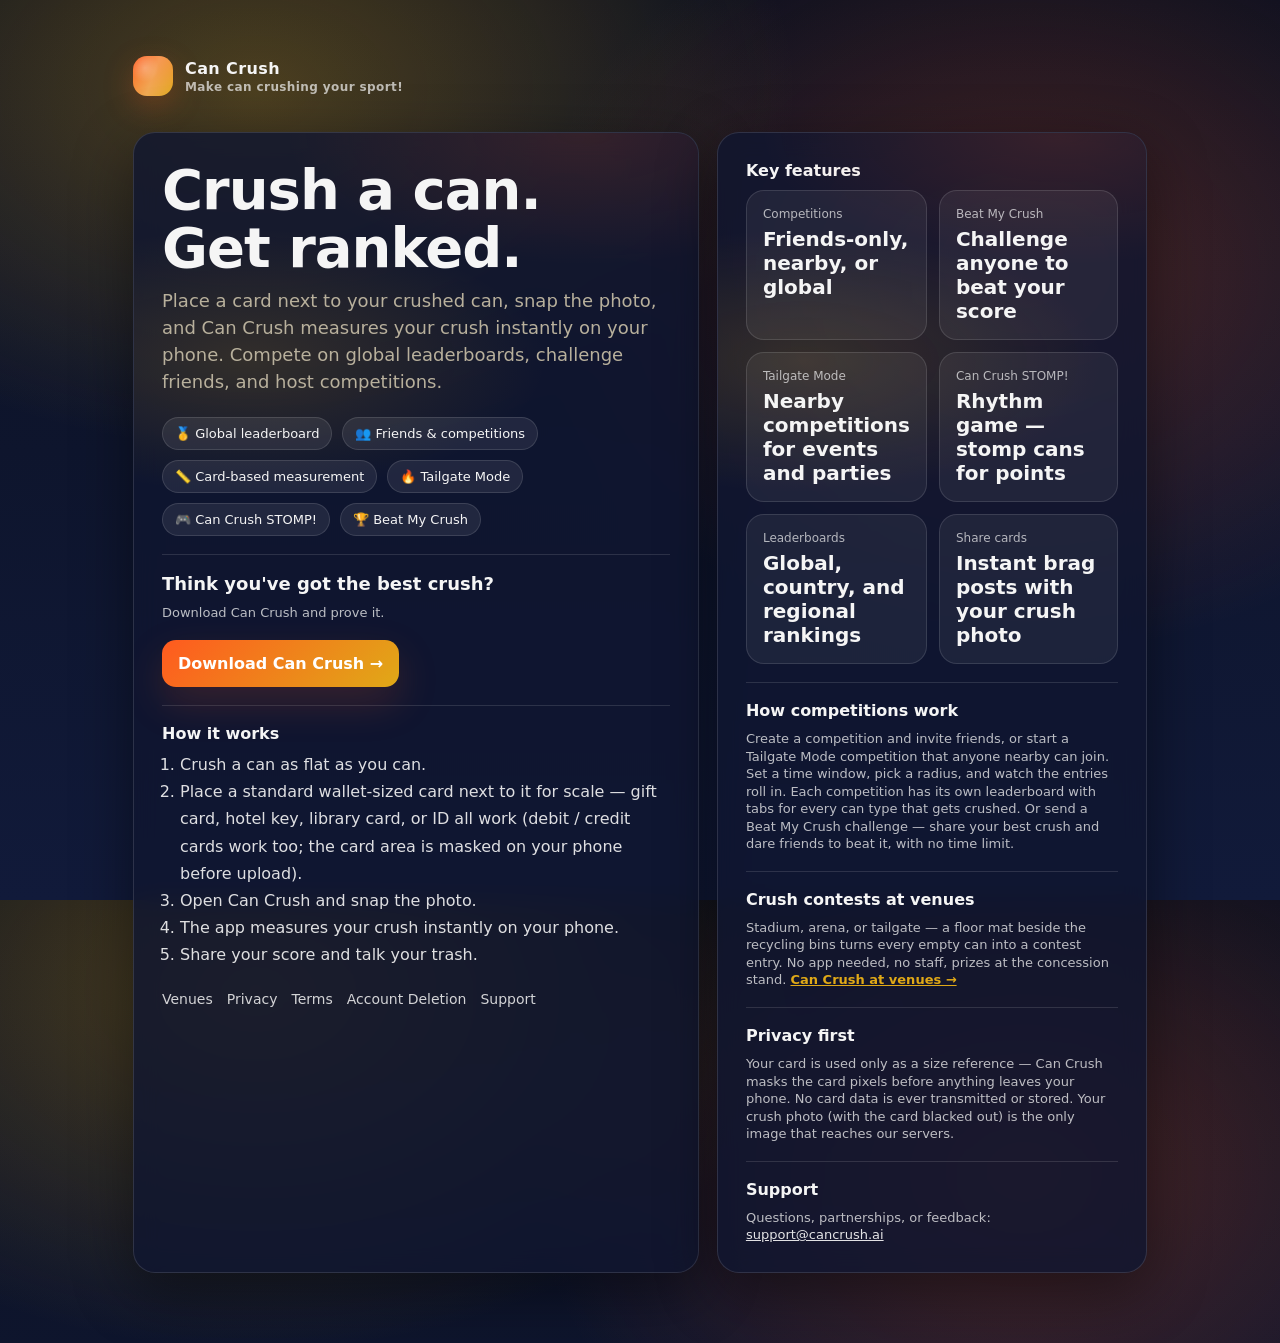
<file: index.html>
<!DOCTYPE html>
<html lang="en">

<head>
  <meta charset="utf-8" />
  <meta name="viewport" content="width=device-width,initial-scale=1" />

  <title>Can Crush | Make Can Crushing Your Sport!</title>

  <meta name="description" content="Can Crush measures your crushed can from a photo and ranks it on global leaderboards. Place a card for scale, snap, and compete. Available on iOS and Android." />

  <link rel="canonical" href="https://cancrush.ai/" />
  <link rel="stylesheet" href="/styles.css" />

  <!-- Smart App Banner — shows the "GET" button on iOS Safari -->
  <meta name="apple-itunes-app" content="app-id=6761695462" />
</head>

<body>

  <div class="wrap">

    <div class="nav">

      <div class="brand">

        <div class="logo"></div>

        <div>
          <div style="font-size:16px;">Can Crush</div>

          <div style="font-size:12px;color:rgba(245,245,245,.7);margin-top:2px;">
            Make can crushing your sport!
          </div>
        </div>

      </div>

    </div>


    <div class="hero">


      <!-- LEFT CARD -->

      <div class="card">

        <h1 class="h1">
          Crush a can.<br>
          Get ranked.
        </h1>

        <p class="sub">
          Place a card next to your crushed can, snap the photo, and
          Can Crush measures your crush instantly on your phone.
          Compete on global leaderboards, challenge friends, and
          host competitions.
        </p>


        <div class="badges">
          <span>🥇 Global leaderboard</span>
          <span>👥 Friends & competitions</span>
          <span>📏 Card-based measurement</span>
          <span>🔥 Tailgate Mode</span>
          <span>🎮 Can Crush STOMP!</span>
          <span>🏆 Beat My Crush</span>
        </div>


        <div class="divider"></div>


        <div>

          <div style="font-weight:800;font-size:18px;">
            Think you've got the best crush?
          </div>

          <div class="small">
            Download Can Crush and prove it.
          </div>


          <div style="margin-top:18px;">

            <a href="/get" class="btn btnPrimary">
              Download Can Crush →
            </a>

          </div>

        </div>


        <div class="divider"></div>


        <div id="how" style="text-align:left;">

          <div style="font-weight:900;font-size:16px;margin-bottom:8px;">
            How it works
          </div>


          <ol style="margin:0;padding-left:18px;line-height:1.7;color:rgba(245,245,245,.9);">
            <li>Crush a can as flat as you can.</li>
            <li>Place a standard wallet-sized card next to it for scale — gift card, hotel key, library card, or ID all work (debit / credit cards work too; the card area is masked on your phone before upload).</li>
            <li>Open Can Crush and snap the photo.</li>
            <li>The app measures your crush instantly on your phone.</li>
            <li>Share your score and talk your trash.</li>
          </ol>

        </div>


        <div class="links">
          <a href="/venues">Venues</a>
          <a href="/privacy">Privacy</a>
          <a href="/terms">Terms</a>
          <a href="/account-deletion">Account Deletion</a>
          <a href="mailto:support@cancrush.ai">Support</a>
        </div>

      </div>



      <!-- RIGHT CARD -->

      <div class="card">

        <div style="font-weight:900;font-size:16px;margin-bottom:10px;">
          Key features
        </div>


        <div class="kpiGrid">

          <div class="kpi">
            <div class="label">Competitions</div>
            <div class="value">Friends-only, nearby, or global</div>
          </div>

          <div class="kpi">
            <div class="label">Beat My Crush</div>
            <div class="value">Challenge anyone to beat your score</div>
          </div>

          <div class="kpi">
            <div class="label">Tailgate Mode</div>
            <div class="value">Nearby competitions for events and parties</div>
          </div>

          <div class="kpi">
            <div class="label">Can Crush STOMP!</div>
            <div class="value">Rhythm game — stomp cans for points</div>
          </div>

          <div class="kpi">
            <div class="label">Leaderboards</div>
            <div class="value">Global, country, and regional rankings</div>
          </div>

          <div class="kpi">
            <div class="label">Share cards</div>
            <div class="value">Instant brag posts with your crush photo</div>
          </div>

        </div>


        <div class="divider"></div>


        <div style="font-weight:900;font-size:16px;margin-bottom:8px;">
          How competitions work
        </div>


        <div class="small">
          Create a competition and invite friends, or start a
          Tailgate Mode competition that anyone nearby can join.

          Set a time window, pick a radius, and watch the entries
          roll in. Each competition has its own leaderboard with
          tabs for every can type that gets crushed.

          Or send a Beat My Crush challenge — share your best
          crush and dare friends to beat it, with no time limit.
        </div>


        <div class="divider"></div>


        <div style="font-weight:900;font-size:16px;margin-bottom:8px;">
          Crush contests at venues
        </div>


        <div class="small">
          Stadium, arena, or tailgate — a floor mat beside the recycling
          bins turns every empty can into a contest entry. No app needed,
          no staff, prizes at the concession stand.

          <a href="/venues" style="color:var(--accent2);font-weight:700;">
            Can Crush at venues →
          </a>
        </div>


        <div class="divider"></div>


        <div style="font-weight:900;font-size:16px;margin-bottom:8px;">
          Privacy first
        </div>


        <div class="small">
          Your card is used only as a size reference — Can Crush
          masks the card pixels before anything leaves your phone.
          No card data is ever transmitted or stored. Your crush
          photo (with the card blacked out) is the only image
          that reaches our servers.
        </div>


        <div class="divider"></div>


        <div style="font-weight:900;font-size:16px;margin-bottom:8px;">
          Support
        </div>


        <div class="small">
          Questions, partnerships, or feedback:

          <a href="mailto:support@cancrush.ai" style="color:rgba(245,245,245,.92)">
            support@cancrush.ai
          </a>
        </div>

      </div>

    </div>

  </div>



</body>

</html>
</file>
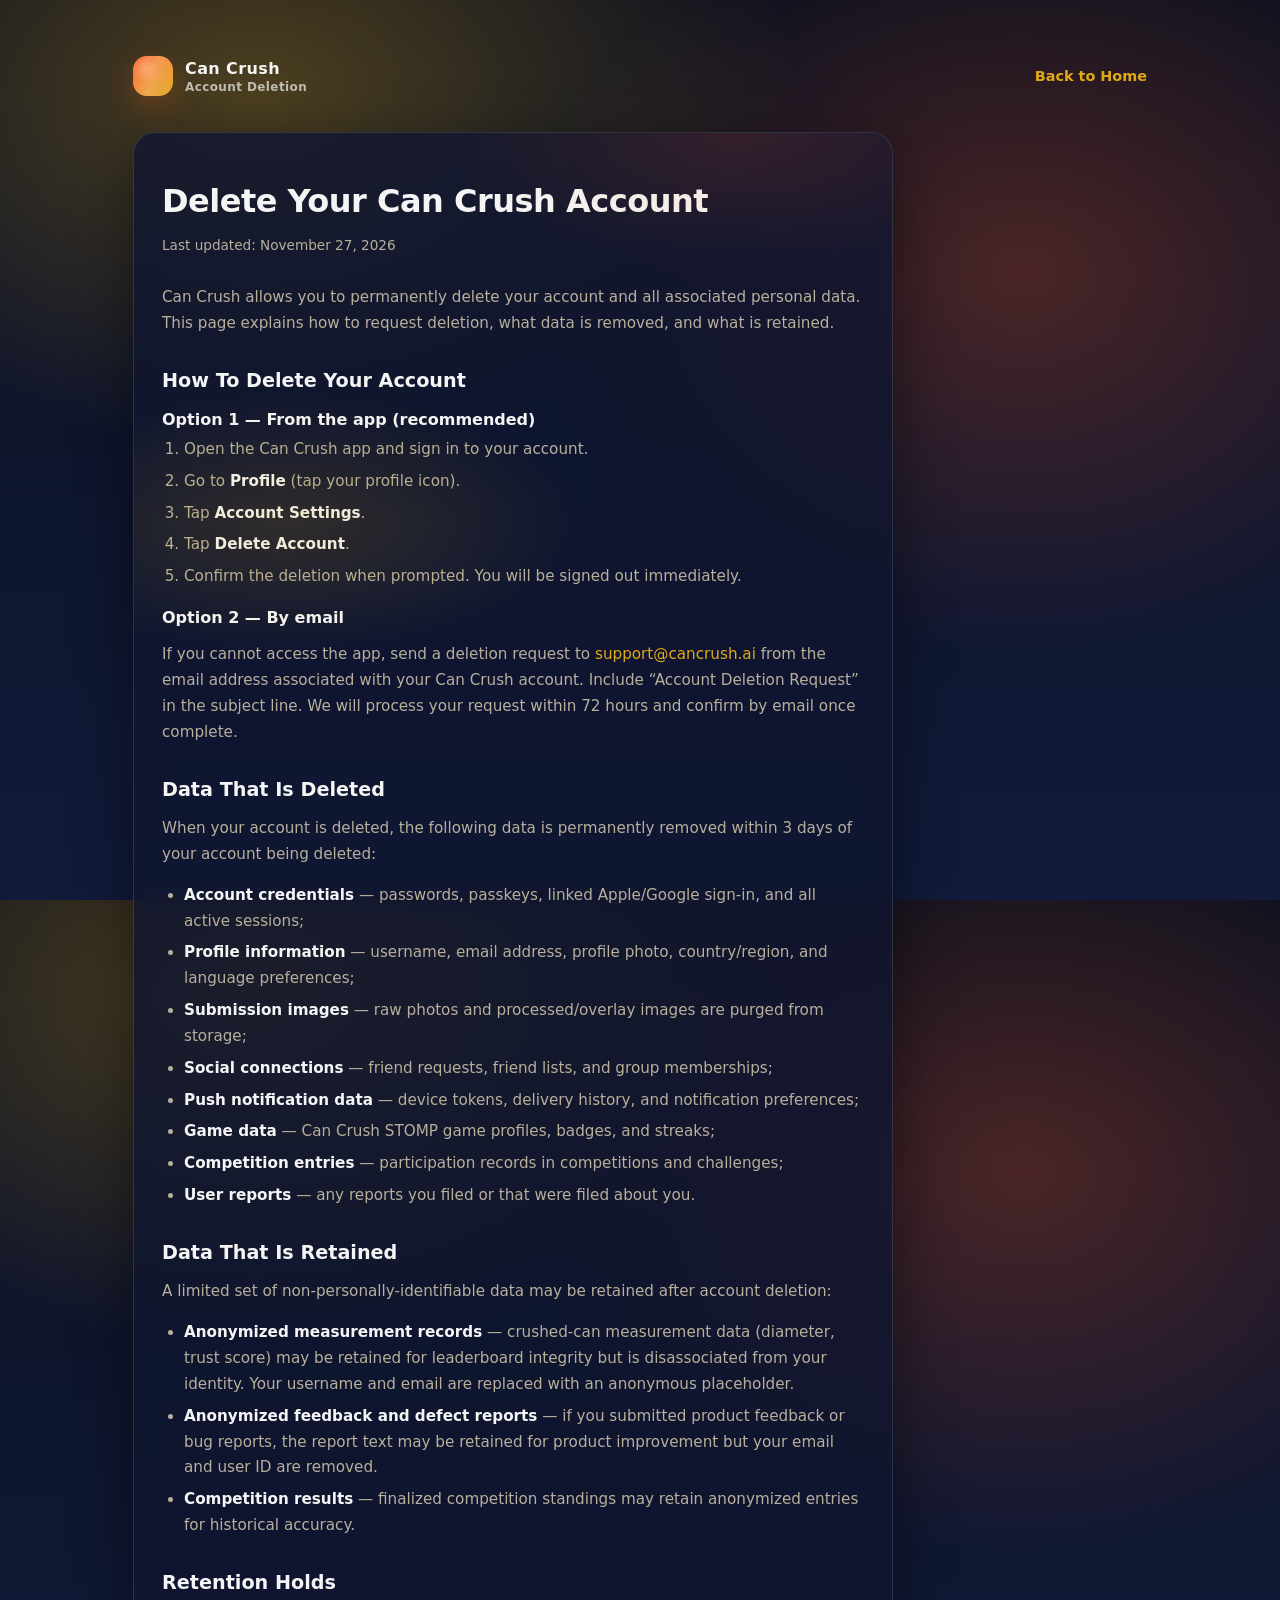
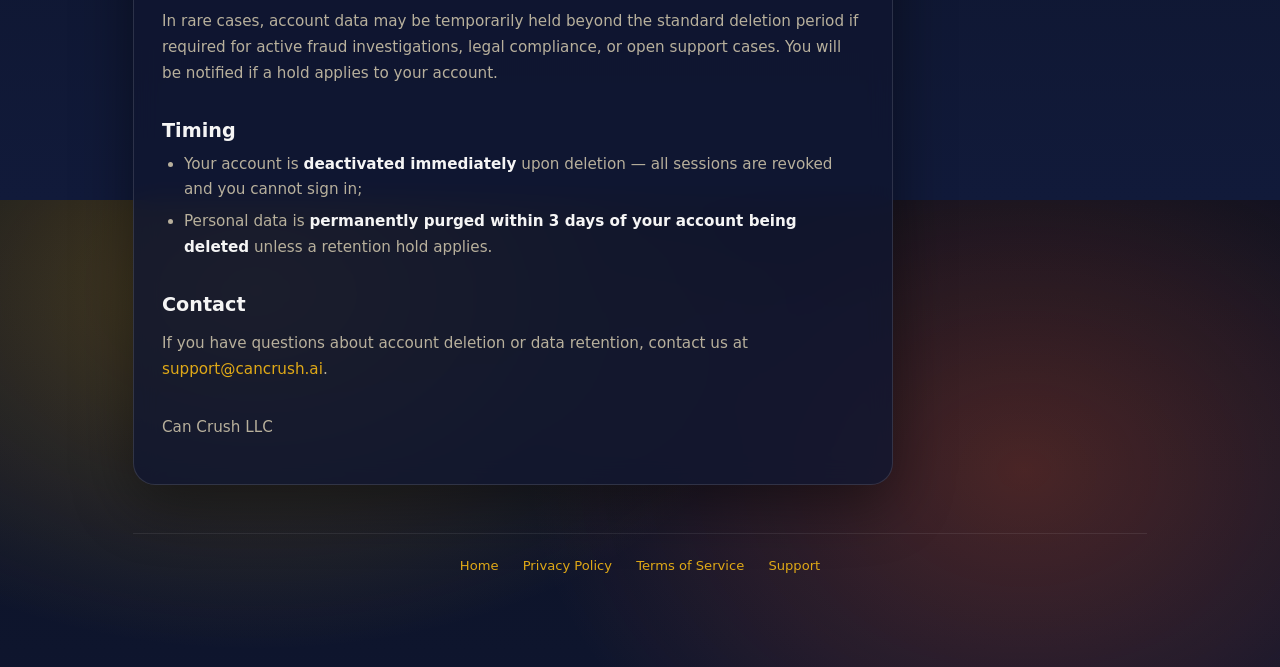
<file: account-deletion/index.html>
<!DOCTYPE html>
<html lang="en">
<head>
  <meta charset="utf-8" />
  <meta name="viewport" content="width=device-width,initial-scale=1" />
  <title>Delete Your Can Crush Account</title>
  <meta name="description" content="Request deletion of your Can Crush account and all associated personal data." />
  <link rel="canonical" href="https://cancrush.ai/account-deletion/" />
  <link rel="stylesheet" href="/styles.css" />
  <style>
    .legal-content { max-width:760px; }
    .legal-content h1 { font-size:2rem; margin-bottom:6px; letter-spacing:-.5px; }
    .legal-content .updated { color:var(--muted); font-size:.85rem; margin-bottom:28px; }
    .legal-content h2 { font-size:1.2rem; margin-top:32px; margin-bottom:10px; color:var(--text); }
    .legal-content h3 { font-size:1rem; margin-top:18px; margin-bottom:8px; color:var(--text); }
    .legal-content p, .legal-content li { color:var(--muted); font-size:.95rem; line-height:1.7; }
    .legal-content ul, .legal-content ol { padding-left:22px; margin:8px 0 14px; }
    .legal-content li { margin-bottom:6px; }
    .legal-content a { color:var(--accent2); text-decoration:none; }
    .legal-content a:hover { text-decoration:underline; }
    .legal-content strong { color:var(--text); }
    .legal-footer { text-align:center; padding:24px 0; border-top:1px solid rgba(255,255,255,.08); color:var(--muted); font-size:.82rem; margin-top:48px; }
    .legal-footer a { color:var(--accent2); text-decoration:none; margin:0 10px; }
  </style>
</head>
<body>
  <div class="wrap">
    <div class="nav">
      <div class="brand">
        <div class="logo"></div>
        <div>
          <div style="font-size:16px;">Can Crush</div>
          <div style="font-size:12px;color:rgba(245,245,245,.7);margin-top:2px;">Account Deletion</div>
        </div>
      </div>
      <a href="/" style="color:var(--accent2);text-decoration:none;font-size:.9rem;font-weight:600;">Back to Home</a>
    </div>

    <div class="card legal-content">
      <h1>Delete Your Can Crush Account</h1>
      <p class="updated">Last updated: November 27, 2026</p>

      <p>Can Crush allows you to permanently delete your account and all associated personal data. This page explains how to request deletion, what data is removed, and what is retained.</p>

      <h2>How To Delete Your Account</h2>

      <h3>Option 1 &mdash; From the app (recommended)</h3>
      <ol>
        <li>Open the Can Crush app and sign in to your account.</li>
        <li>Go to <strong>Profile</strong> (tap your profile icon).</li>
        <li>Tap <strong>Account Settings</strong>.</li>
        <li>Tap <strong>Delete Account</strong>.</li>
        <li>Confirm the deletion when prompted. You will be signed out immediately.</li>
      </ol>

      <h3>Option 2 &mdash; By email</h3>
      <p>If you cannot access the app, send a deletion request to <a href="mailto:support@cancrush.ai?subject=Account%20Deletion%20Request">support@cancrush.ai</a> from the email address associated with your Can Crush account. Include &ldquo;Account Deletion Request&rdquo; in the subject line. We will process your request within 72 hours and confirm by email once complete.</p>

      <h2>Data That Is Deleted</h2>
      <p>When your account is deleted, the following data is permanently removed within 3 days of your account being deleted:</p>
      <ul>
        <li><strong>Account credentials</strong> &mdash; passwords, passkeys, linked Apple/Google sign-in, and all active sessions;</li>
        <li><strong>Profile information</strong> &mdash; username, email address, profile photo, country/region, and language preferences;</li>
        <li><strong>Submission images</strong> &mdash; raw photos and processed/overlay images are purged from storage;</li>
        <li><strong>Social connections</strong> &mdash; friend requests, friend lists, and group memberships;</li>
        <li><strong>Push notification data</strong> &mdash; device tokens, delivery history, and notification preferences;</li>
        <li><strong>Game data</strong> &mdash; Can Crush STOMP game profiles, badges, and streaks;</li>
        <li><strong>Competition entries</strong> &mdash; participation records in competitions and challenges;</li>
        <li><strong>User reports</strong> &mdash; any reports you filed or that were filed about you.</li>
      </ul>

      <h2>Data That Is Retained</h2>
      <p>A limited set of non-personally-identifiable data may be retained after account deletion:</p>
      <ul>
        <li><strong>Anonymized measurement records</strong> &mdash; crushed-can measurement data (diameter, trust score) may be retained for leaderboard integrity but is disassociated from your identity. Your username and email are replaced with an anonymous placeholder.</li>
        <li><strong>Anonymized feedback and defect reports</strong> &mdash; if you submitted product feedback or bug reports, the report text may be retained for product improvement but your email and user ID are removed.</li>
        <li><strong>Competition results</strong> &mdash; finalized competition standings may retain anonymized entries for historical accuracy.</li>
      </ul>

      <h2>Retention Holds</h2>
      <p>In rare cases, account data may be temporarily held beyond the standard deletion period if required for active fraud investigations, legal compliance, or open support cases. You will be notified if a hold applies to your account.</p>

      <h2>Timing</h2>
      <ul>
        <li>Your account is <strong>deactivated immediately</strong> upon deletion &mdash; all sessions are revoked and you cannot sign in;</li>
        <li>Personal data is <strong>permanently purged within 3 days of your account being deleted</strong> unless a retention hold applies.</li>
      </ul>

      <h2>Contact</h2>
      <p>If you have questions about account deletion or data retention, contact us at <a href="mailto:support@cancrush.ai">support@cancrush.ai</a>.</p>

      <p style="margin-top:32px;">Can Crush LLC</p>
    </div>

    <div class="legal-footer">
      <a href="/">Home</a>
      <a href="/privacy/">Privacy Policy</a>
      <a href="/terms/">Terms of Service</a>
      <a href="mailto:support@cancrush.ai">Support</a>
    </div>
  </div>
</body>
</html>
</file>
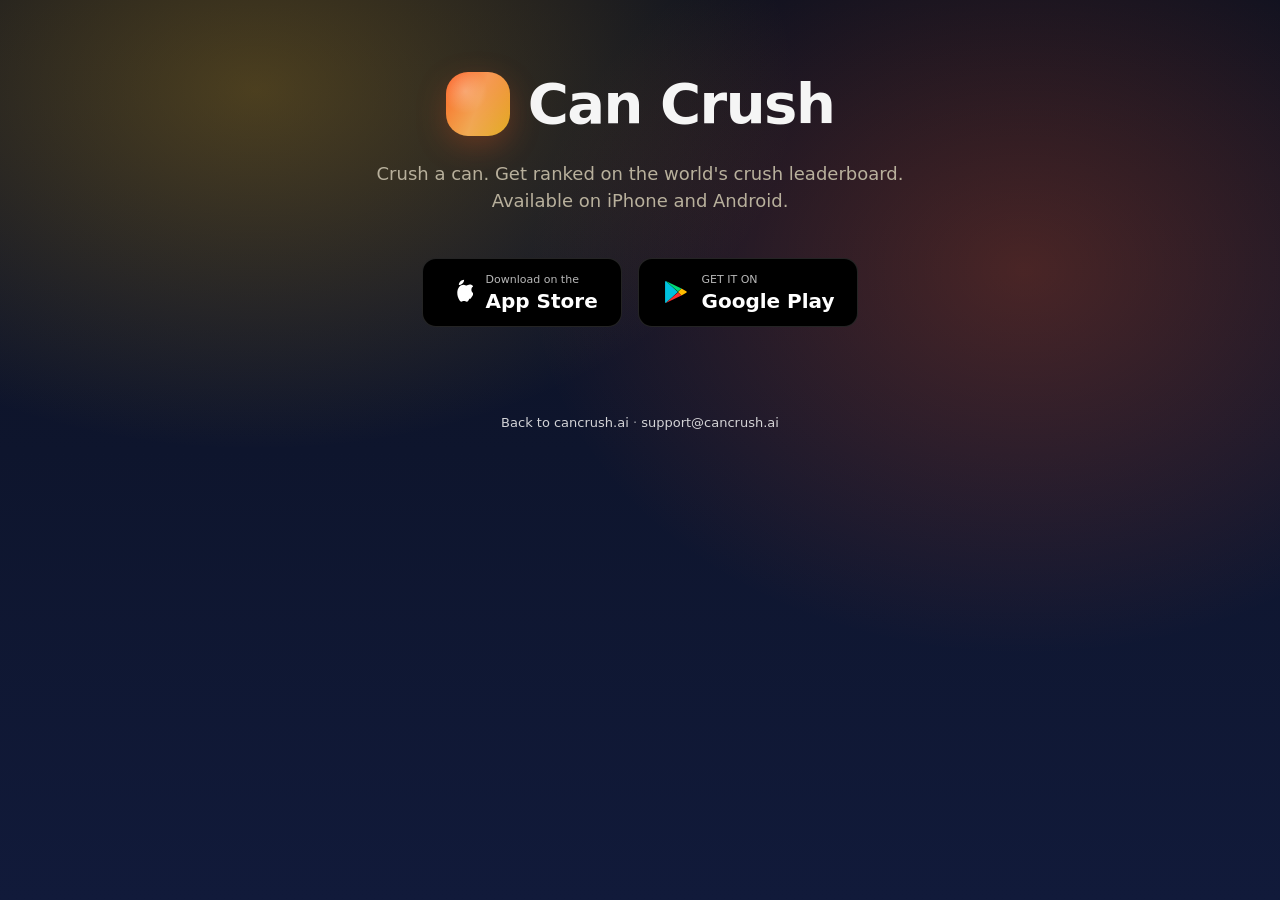
<file: get/index.html>
<!DOCTYPE html>
<html lang="en">
<head>
  <meta charset="utf-8" />
  <meta name="viewport" content="width=device-width,initial-scale=1" />
  <title>Get Can Crush — App Store & Google Play</title>
  <meta name="description" content="Download Can Crush on iOS or Android and get ranked on the world's crush leaderboard." />
  <link rel="canonical" href="https://cancrush.ai/get" />

  <!-- Open Graph so shares preview cleanly -->
  <meta property="og:title" content="Get Can Crush" />
  <meta property="og:description" content="Download Can Crush on iOS or Android. Crush a can. Get ranked." />
  <meta property="og:url" content="https://cancrush.ai/get" />
  <meta property="og:type" content="website" />

  <!-- Smart App Banner for iOS Safari — surfaces the App Store install
       button natively even before the JS redirect fires. Same app id
       used on the root index.html. -->
  <meta name="apple-itunes-app" content="app-id=6761695462" />

  <!--
    Mobile-first redirect. Runs in <head> so iOS / Android users are
    kicked to the right store BEFORE the desktop landing page paints.
    iPadOS 13+ reports as Mac; we detect it via touch-points + platform
    so iPad users go to the App Store, not the desktop fallback.
  -->
  <script>
    (function () {
      var ua = navigator.userAgent || "";
      var platform = navigator.platform || "";
      var ios = "https://apps.apple.com/app/id6761695462";
      var android = "https://play.google.com/store/apps/details?id=ai.cancrush.app";

      var isIOS =
        /iPhone|iPad|iPod/i.test(ua) ||
        // iPadOS 13+ masquerades as Mac; the touch-point heuristic
        // catches it without false-positiving on real Macs.
        (platform === "MacIntel" && navigator.maxTouchPoints > 1);

      var isAndroid = /Android/i.test(ua);

      if (isIOS) {
        location.replace(ios);
      } else if (isAndroid) {
        location.replace(android);
      }
      // Desktop / anything else: fall through and render the landing page.
    })();
  </script>

  <link rel="stylesheet" href="/styles.css" />
  <style>
    /* Page-local overrides — /get is a focused landing screen, not
       the full marketing site. Keep the palette + card treatment
       inherited from styles.css, but tighten the layout. */
    .wrap-get {
      max-width: 640px;
      margin: 0 auto;
      padding: 72px 20px 60px;
      text-align: center;
    }

    /* Display headline — matches the main cancrush.ai brand treatment:
       single-color "Can Crush" wordmark paired with the shiny gradient
       logo circle. Same visual identity as the site nav, scaled up for
       a landing-screen hero. */
    .display {
      display: inline-flex;
      align-items: center;
      gap: 18px;
      margin: 0;
    }
    .display .logo {
      /* Uses .logo from styles.css (gradient orange/gold circle with
         the shine animation). Bumped up for the display context. */
      width: 64px;
      height: 64px;
      border-radius: 22px;
      flex-shrink: 0;
    }
    .display .name {
      font-weight: 800;
      font-size: 56px;
      letter-spacing: -1.5px;
      color: var(--text);
      line-height: 1;
    }

    .tag {
      margin: 20px 0 44px;
      color: var(--muted);
      font-size: 18px;
      line-height: 1.5;
    }

    .stores {
      display: flex;
      justify-content: center;
      align-items: center;
      flex-wrap: wrap;
      gap: 16px;
      margin-top: 28px;
    }

    /* Store-badge buttons. Not the official Apple/Google raster
       badges (those require exact rules on padding + can't be
       recolored). Custom flat treatment that lives in-brand and
       is fully accessible. */
    .badge {
      display: inline-flex;
      align-items: center;
      gap: 12px;
      padding: 14px 22px;
      background: #000;
      color: #fff;
      border-radius: 14px;
      text-decoration: none;
      border: 1px solid rgba(255, 255, 255, 0.14);
      transition: transform 0.15s ease, box-shadow 0.15s ease;
      min-width: 200px;
    }
    .badge:hover {
      transform: translateY(-2px);
      box-shadow: 0 12px 30px rgba(0, 0, 0, 0.5);
    }
    .badge svg { flex-shrink: 0; }
    .badge .txt {
      display: flex;
      flex-direction: column;
      align-items: flex-start;
      line-height: 1.1;
      text-align: left;
    }
    .badge .txt .small {
      font-size: 11px;
      opacity: 0.85;
      margin: 0;
      color: rgba(255, 255, 255, 0.85);
    }
    .badge .txt .big {
      font-size: 20px;
      font-weight: 700;
      margin-top: 2px;
      color: #fff;
    }

    .foot {
      margin-top: 48px;
      color: rgba(245, 245, 245, 0.6);
      font-size: 13px;
    }
    .foot a {
      color: rgba(245, 245, 245, 0.85);
      text-decoration: none;
    }
    .foot a:hover { text-decoration: underline; }

    /* Fallback link that only shows if the mobile redirect somehow
       fails to fire (JS disabled, weird UA sniff). Hidden by default
       and shown after a short delay so mobile users who ARE being
       redirected don't see a flash of "tap here". */
    .fallback {
      opacity: 0;
      margin-top: 24px;
      color: rgba(245, 245, 245, 0.65);
      font-size: 14px;
      transition: opacity 0.3s ease;
    }

    @media (max-width: 480px) {
      .display { gap: 14px; }
      .display .logo { width: 48px; height: 48px; border-radius: 16px; }
      .display .name { font-size: 40px; letter-spacing: -1px; }
      .tag { font-size: 16px; }
      .badge { min-width: 0; flex: 1 1 auto; padding: 12px 16px; }
      .badge .txt .big { font-size: 17px; }
    }
  </style>
</head>

<body>
  <div class="wrap-get">
    <h1 class="display" aria-label="Can Crush">
      <span class="logo" aria-hidden="true"></span>
      <span class="name">Can Crush</span>
    </h1>

    <p class="tag">
      Crush a can. Get ranked on the world's crush leaderboard.<br>
      Available on iPhone and Android.
    </p>

    <div class="stores">
      <a class="badge" href="https://apps.apple.com/app/id6761695462" aria-label="Download on the App Store">
        <!-- Apple logo (single-color, works on dark button) -->
        <svg width="28" height="28" viewBox="0 0 24 24" fill="currentColor" aria-hidden="true">
          <path d="M16.365 1.43c0 1.14-.43 2.213-1.16 2.99-.85.93-2.23 1.65-3.29 1.56-.13-1.11.41-2.28 1.14-3.06.83-.86 2.24-1.5 3.31-1.49zM20.9 17.7c-.55 1.27-1.22 2.53-2.22 2.55-.98.02-1.3-.58-2.42-.58-1.12 0-1.47.55-2.4.6-.96.04-1.7-1.37-2.26-2.63-1.13-2.57-2-7.27.83-10.44.79-.9 2.2-1.47 3.55-1.5 1 .02 1.94.68 2.55.68.6 0 1.75-.83 2.94-.71.5.02 1.9.2 2.8 1.51-.07.05-1.67.98-1.65 2.9.02 2.29 1.98 3.06 2 3.07-.02.06-.31 1.07-1.01 2.12l-1.71 2.43z"/>
        </svg>
        <span class="txt">
          <span class="small">Download on the</span>
          <span class="big">App Store</span>
        </span>
      </a>

      <a class="badge" href="https://play.google.com/store/apps/details?id=ai.cancrush.app" aria-label="Get it on Google Play">
        <!-- Google Play triangle mark, four-color -->
        <svg width="28" height="28" viewBox="0 0 24 24" aria-hidden="true">
          <path d="M3.5 20.5V3.5c0-.44.24-.83.62-1.03L14.5 12 4.12 21.53c-.38-.2-.62-.59-.62-1.03z" fill="#00c1de"/>
          <path d="M14.5 12l3-3 4.14 2.39c.5.29.5 1.01 0 1.3l-4.14 2.4-3-3.09z" fill="#ffbc00"/>
          <path d="M17.5 9L4.12 2.47l10.38 9.02 3-2.49z" fill="#00da77"/>
          <path d="M17.5 15L4.12 21.53l10.38-9.02 3 2.49z" fill="#ff2d2d"/>
        </svg>
        <span class="txt">
          <span class="small">GET IT ON</span>
          <span class="big">Google Play</span>
        </span>
      </a>
    </div>

    <p class="fallback" id="fallback">
      On mobile and nothing happened? <a href="https://apps.apple.com/app/id6761695462">Open App Store</a> or <a href="https://play.google.com/store/apps/details?id=ai.cancrush.app">Open Google Play</a>.
    </p>

    <p class="foot">
      <a href="/">Back to cancrush.ai</a> · <a href="mailto:support@cancrush.ai">support@cancrush.ai</a>
    </p>
  </div>

  <script>
    // Reveal the fallback link only after 1.5s — if the head redirect
    // fired, this page never renders long enough to matter; if it
    // didn't fire, the user gets a visible escape hatch.
    setTimeout(function () {
      var el = document.getElementById("fallback");
      if (el) el.style.opacity = "1";
    }, 1500);
  </script>
</body>
</html>
</file>
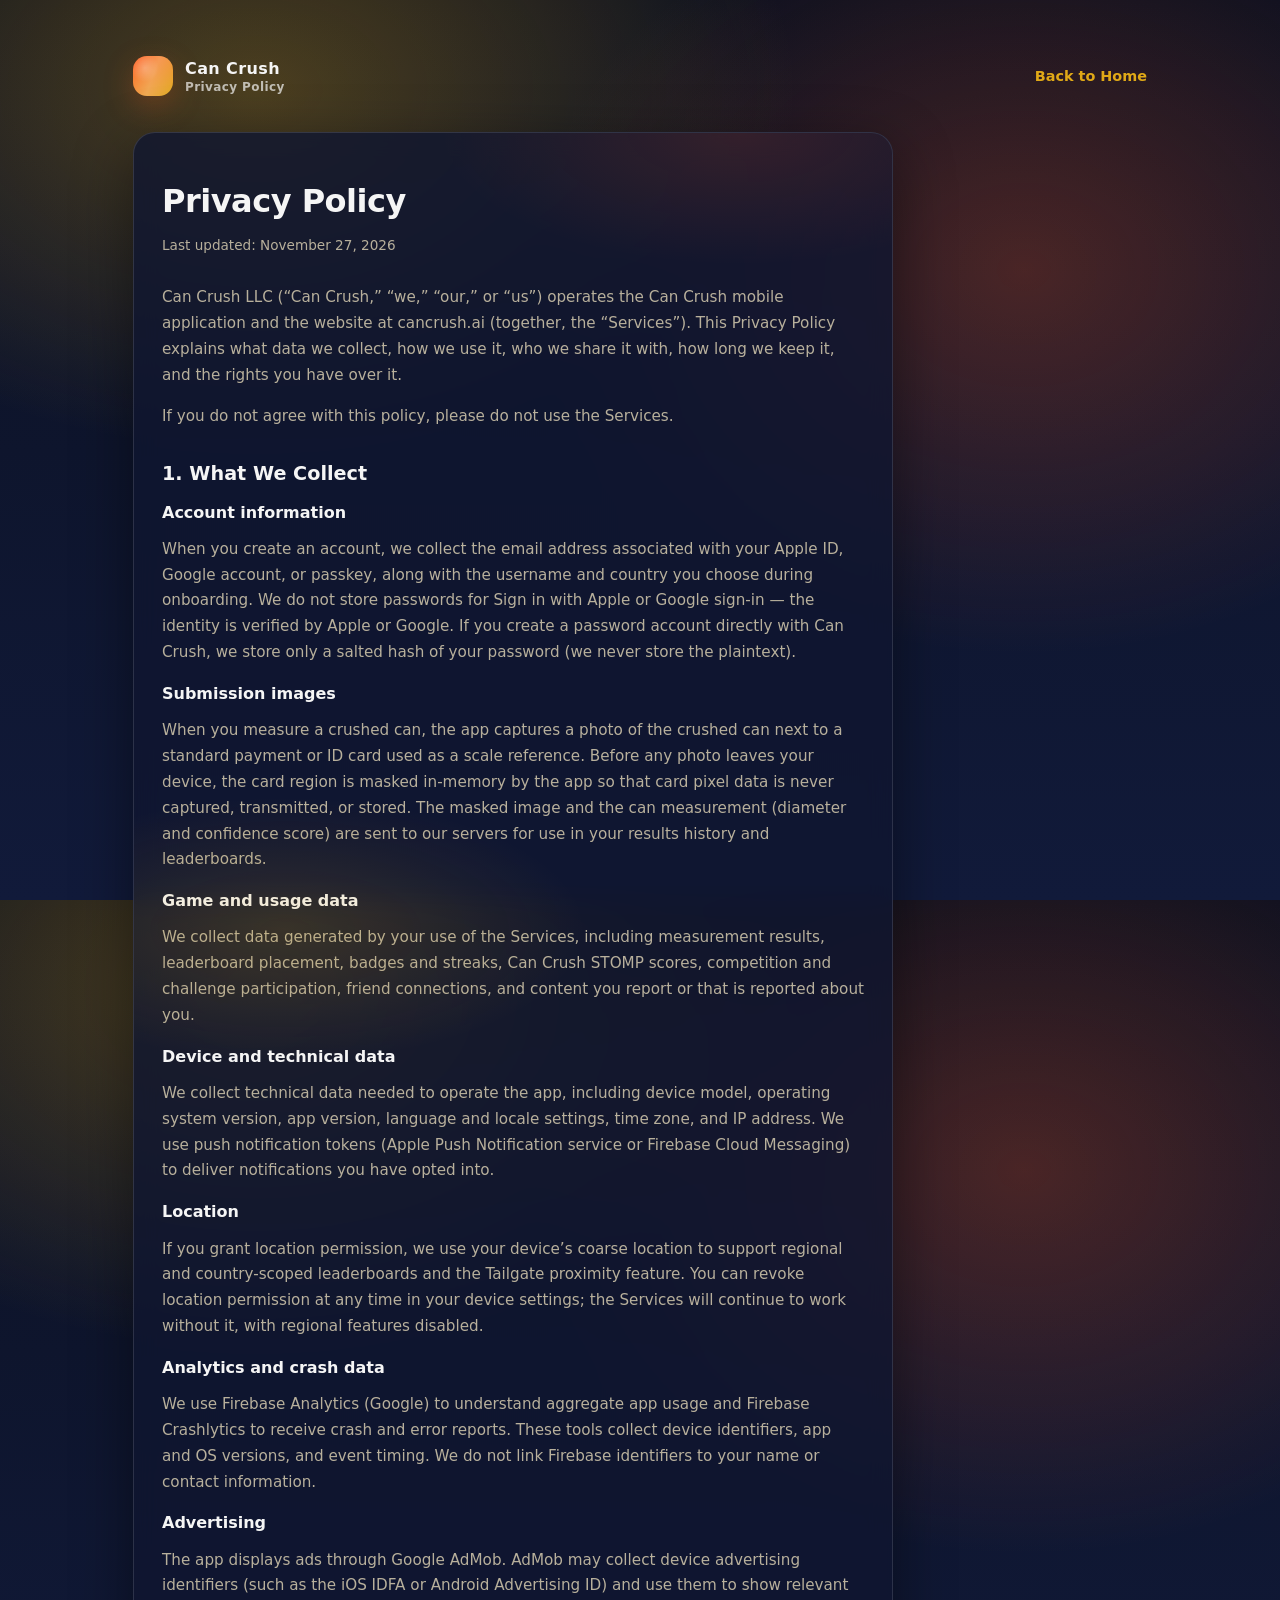
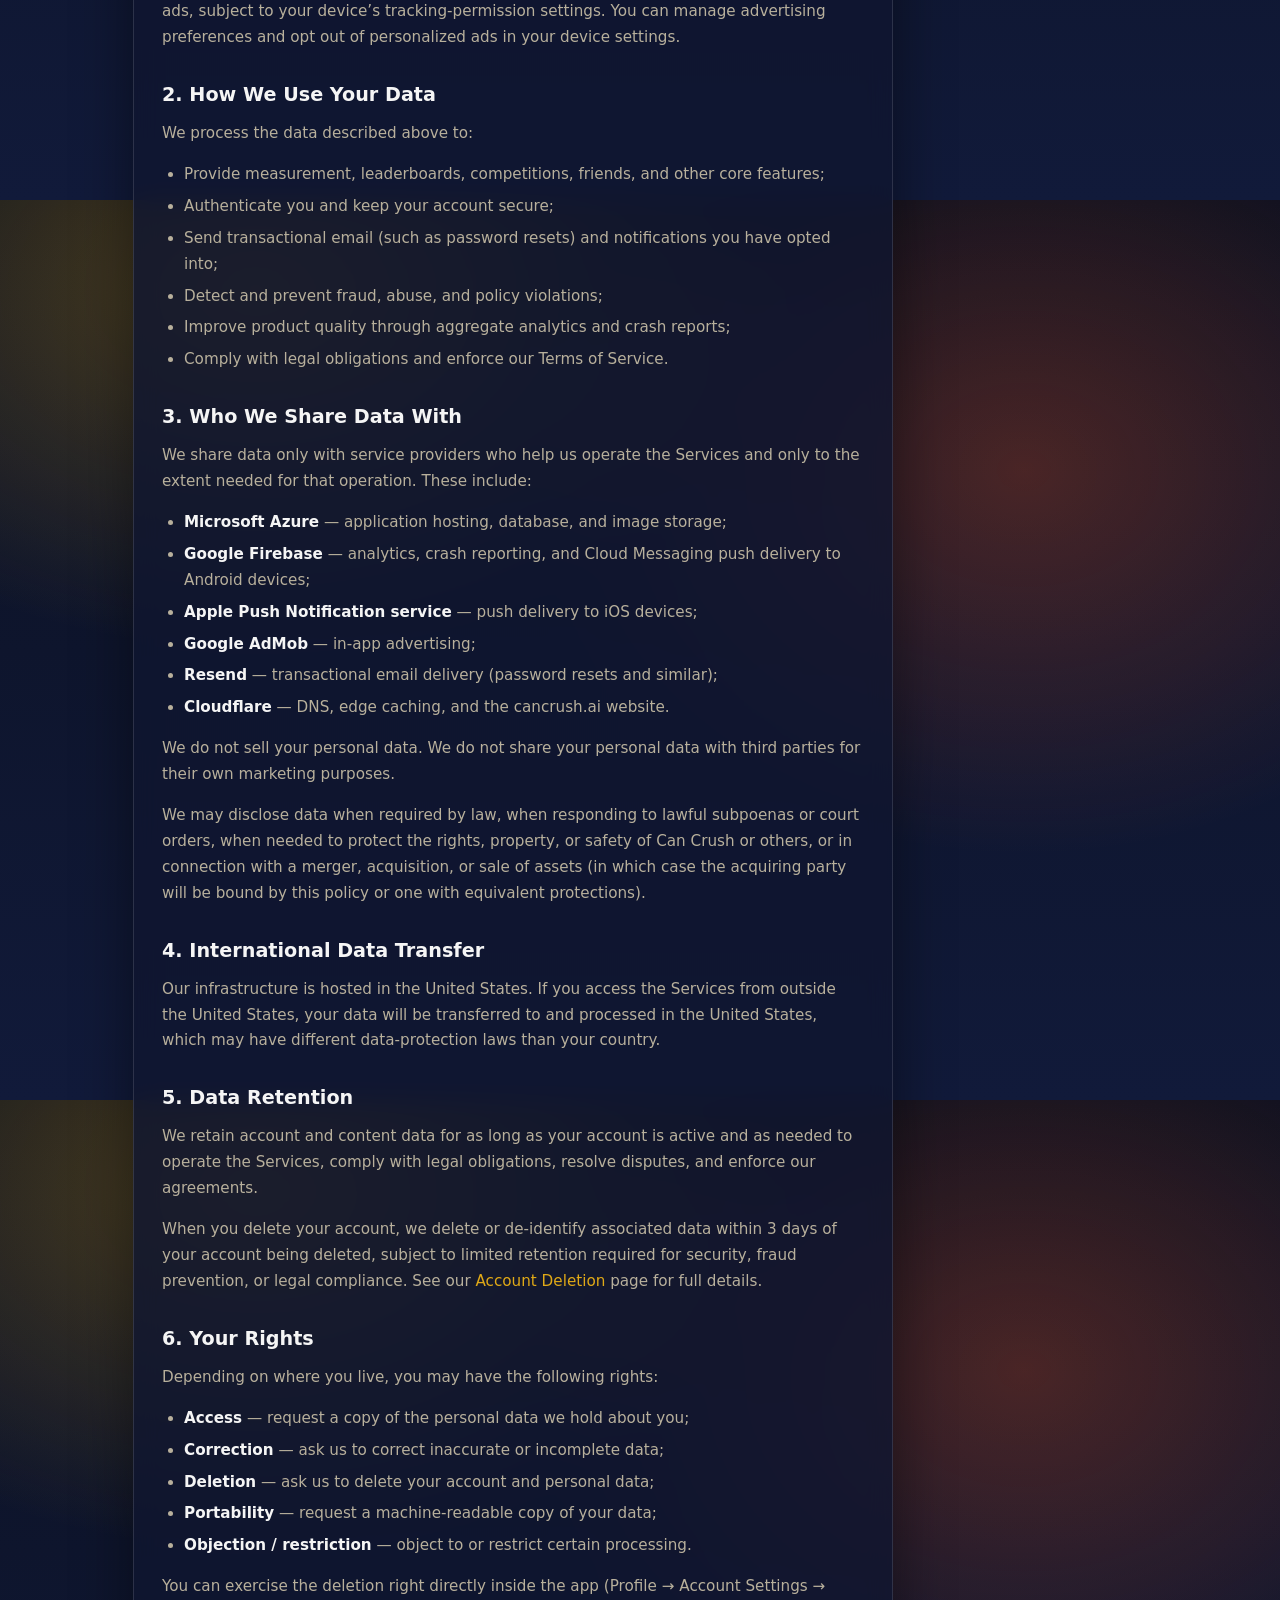
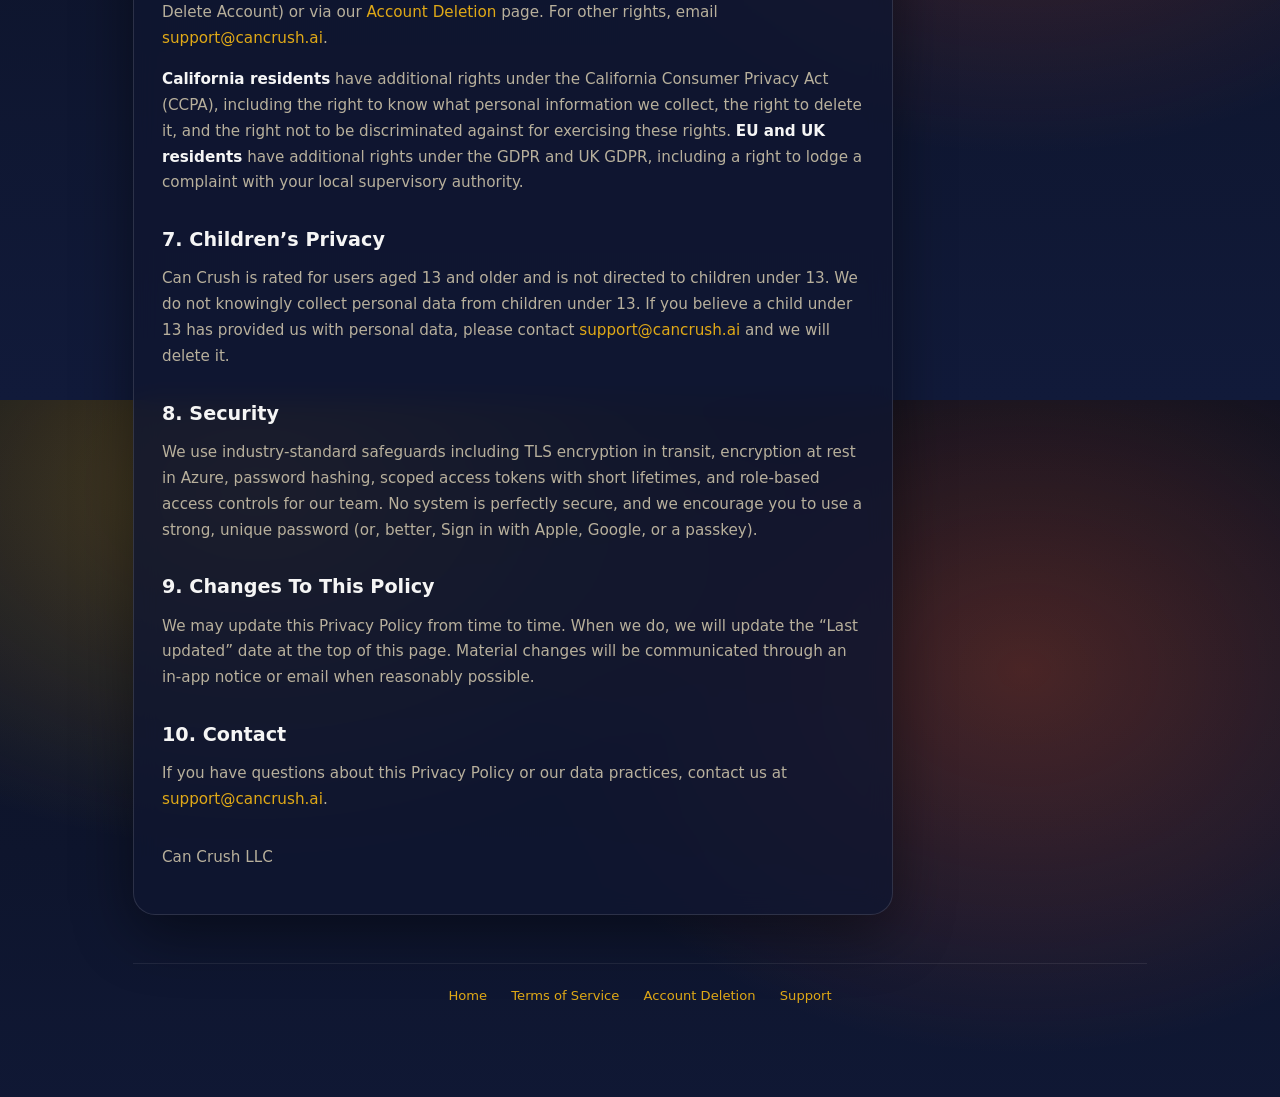
<file: privacy/index.html>
<!DOCTYPE html>
<html lang="en">
<head>
  <meta charset="utf-8" />
  <meta name="viewport" content="width=device-width,initial-scale=1" />
  <title>Privacy Policy | Can Crush</title>
  <meta name="description" content="Can Crush Privacy Policy — how we collect, use, share, and protect your data, and your rights to access or delete it." />
  <link rel="canonical" href="https://cancrush.ai/privacy/" />
  <link rel="stylesheet" href="/styles.css" />
  <style>
    .legal-content { max-width:760px; }
    .legal-content h1 { font-size:2rem; margin-bottom:6px; letter-spacing:-.5px; }
    .legal-content .updated { color:var(--muted); font-size:.85rem; margin-bottom:28px; }
    .legal-content h2 { font-size:1.2rem; margin-top:32px; margin-bottom:10px; color:var(--text); }
    .legal-content h3 { font-size:1rem; margin-top:18px; margin-bottom:8px; color:var(--text); }
    .legal-content p, .legal-content li { color:var(--muted); font-size:.95rem; line-height:1.7; }
    .legal-content ul, .legal-content ol { padding-left:22px; margin:8px 0 14px; }
    .legal-content li { margin-bottom:6px; }
    .legal-content a { color:var(--accent2); text-decoration:none; }
    .legal-content a:hover { text-decoration:underline; }
    .legal-content strong { color:var(--text); }
    .legal-footer { text-align:center; padding:24px 0; border-top:1px solid rgba(255,255,255,.08); color:var(--muted); font-size:.82rem; margin-top:48px; }
    .legal-footer a { color:var(--accent2); text-decoration:none; margin:0 10px; }
  </style>
</head>
<body>
  <div class="wrap">
    <div class="nav">
      <div class="brand">
        <div class="logo"></div>
        <div>
          <div style="font-size:16px;">Can Crush</div>
          <div style="font-size:12px;color:rgba(245,245,245,.7);margin-top:2px;">Privacy Policy</div>
        </div>
      </div>
      <a href="/" style="color:var(--accent2);text-decoration:none;font-size:.9rem;font-weight:600;">Back to Home</a>
    </div>

    <div class="card legal-content">
      <h1>Privacy Policy</h1>
      <p class="updated">Last updated: November 27, 2026</p>

      <p>Can Crush LLC (&ldquo;Can Crush,&rdquo; &ldquo;we,&rdquo; &ldquo;our,&rdquo; or &ldquo;us&rdquo;) operates the Can Crush mobile application and the website at cancrush.ai (together, the &ldquo;Services&rdquo;). This Privacy Policy explains what data we collect, how we use it, who we share it with, how long we keep it, and the rights you have over it.</p>

      <p>If you do not agree with this policy, please do not use the Services.</p>

      <h2>1. What We Collect</h2>

      <h3>Account information</h3>
      <p>When you create an account, we collect the email address associated with your Apple ID, Google account, or passkey, along with the username and country you choose during onboarding. We do not store passwords for Sign in with Apple or Google sign-in &mdash; the identity is verified by Apple or Google. If you create a password account directly with Can Crush, we store only a salted hash of your password (we never store the plaintext).</p>

      <h3>Submission images</h3>
      <p>When you measure a crushed can, the app captures a photo of the crushed can next to a standard payment or ID card used as a scale reference. Before any photo leaves your device, the card region is masked in-memory by the app so that card pixel data is never captured, transmitted, or stored. The masked image and the can measurement (diameter and confidence score) are sent to our servers for use in your results history and leaderboards.</p>

      <h3>Game and usage data</h3>
      <p>We collect data generated by your use of the Services, including measurement results, leaderboard placement, badges and streaks, Can Crush STOMP scores, competition and challenge participation, friend connections, and content you report or that is reported about you.</p>

      <h3>Device and technical data</h3>
      <p>We collect technical data needed to operate the app, including device model, operating system version, app version, language and locale settings, time zone, and IP address. We use push notification tokens (Apple Push Notification service or Firebase Cloud Messaging) to deliver notifications you have opted into.</p>

      <h3>Location</h3>
      <p>If you grant location permission, we use your device&rsquo;s coarse location to support regional and country-scoped leaderboards and the Tailgate proximity feature. You can revoke location permission at any time in your device settings; the Services will continue to work without it, with regional features disabled.</p>

      <h3>Analytics and crash data</h3>
      <p>We use Firebase Analytics (Google) to understand aggregate app usage and Firebase Crashlytics to receive crash and error reports. These tools collect device identifiers, app and OS versions, and event timing. We do not link Firebase identifiers to your name or contact information.</p>

      <h3>Advertising</h3>
      <p>The app displays ads through Google AdMob. AdMob may collect device advertising identifiers (such as the iOS IDFA or Android Advertising ID) and use them to show relevant ads, subject to your device&rsquo;s tracking-permission settings. You can manage advertising preferences and opt out of personalized ads in your device settings.</p>

      <h2>2. How We Use Your Data</h2>

      <p>We process the data described above to:</p>
      <ul>
        <li>Provide measurement, leaderboards, competitions, friends, and other core features;</li>
        <li>Authenticate you and keep your account secure;</li>
        <li>Send transactional email (such as password resets) and notifications you have opted into;</li>
        <li>Detect and prevent fraud, abuse, and policy violations;</li>
        <li>Improve product quality through aggregate analytics and crash reports;</li>
        <li>Comply with legal obligations and enforce our Terms of Service.</li>
      </ul>

      <h2>3. Who We Share Data With</h2>

      <p>We share data only with service providers who help us operate the Services and only to the extent needed for that operation. These include:</p>

      <ul>
        <li><strong>Microsoft Azure</strong> &mdash; application hosting, database, and image storage;</li>
        <li><strong>Google Firebase</strong> &mdash; analytics, crash reporting, and Cloud Messaging push delivery to Android devices;</li>
        <li><strong>Apple Push Notification service</strong> &mdash; push delivery to iOS devices;</li>
        <li><strong>Google AdMob</strong> &mdash; in-app advertising;</li>
        <li><strong>Resend</strong> &mdash; transactional email delivery (password resets and similar);</li>
        <li><strong>Cloudflare</strong> &mdash; DNS, edge caching, and the cancrush.ai website.</li>
      </ul>

      <p>We do not sell your personal data. We do not share your personal data with third parties for their own marketing purposes.</p>

      <p>We may disclose data when required by law, when responding to lawful subpoenas or court orders, when needed to protect the rights, property, or safety of Can Crush or others, or in connection with a merger, acquisition, or sale of assets (in which case the acquiring party will be bound by this policy or one with equivalent protections).</p>

      <h2>4. International Data Transfer</h2>
      <p>Our infrastructure is hosted in the United States. If you access the Services from outside the United States, your data will be transferred to and processed in the United States, which may have different data-protection laws than your country.</p>

      <h2>5. Data Retention</h2>
      <p>We retain account and content data for as long as your account is active and as needed to operate the Services, comply with legal obligations, resolve disputes, and enforce our agreements.</p>
      <p>When you delete your account, we delete or de-identify associated data within 3 days of your account being deleted, subject to limited retention required for security, fraud prevention, or legal compliance. See our <a href="/account-deletion/">Account Deletion</a> page for full details.</p>

      <h2>6. Your Rights</h2>
      <p>Depending on where you live, you may have the following rights:</p>
      <ul>
        <li><strong>Access</strong> &mdash; request a copy of the personal data we hold about you;</li>
        <li><strong>Correction</strong> &mdash; ask us to correct inaccurate or incomplete data;</li>
        <li><strong>Deletion</strong> &mdash; ask us to delete your account and personal data;</li>
        <li><strong>Portability</strong> &mdash; request a machine-readable copy of your data;</li>
        <li><strong>Objection / restriction</strong> &mdash; object to or restrict certain processing.</li>
      </ul>

      <p>You can exercise the deletion right directly inside the app (Profile &rarr; Account Settings &rarr; Delete Account) or via our <a href="/account-deletion/">Account Deletion</a> page. For other rights, email <a href="mailto:support@cancrush.ai">support@cancrush.ai</a>.</p>

      <p><strong>California residents</strong> have additional rights under the California Consumer Privacy Act (CCPA), including the right to know what personal information we collect, the right to delete it, and the right not to be discriminated against for exercising these rights. <strong>EU and UK residents</strong> have additional rights under the GDPR and UK GDPR, including a right to lodge a complaint with your local supervisory authority.</p>

      <h2>7. Children&rsquo;s Privacy</h2>
      <p>Can Crush is rated for users aged 13 and older and is not directed to children under 13. We do not knowingly collect personal data from children under 13. If you believe a child under 13 has provided us with personal data, please contact <a href="mailto:support@cancrush.ai">support@cancrush.ai</a> and we will delete it.</p>

      <h2>8. Security</h2>
      <p>We use industry-standard safeguards including TLS encryption in transit, encryption at rest in Azure, password hashing, scoped access tokens with short lifetimes, and role-based access controls for our team. No system is perfectly secure, and we encourage you to use a strong, unique password (or, better, Sign in with Apple, Google, or a passkey).</p>

      <h2>9. Changes To This Policy</h2>
      <p>We may update this Privacy Policy from time to time. When we do, we will update the &ldquo;Last updated&rdquo; date at the top of this page. Material changes will be communicated through an in-app notice or email when reasonably possible.</p>

      <h2>10. Contact</h2>
      <p>If you have questions about this Privacy Policy or our data practices, contact us at <a href="mailto:support@cancrush.ai">support@cancrush.ai</a>.</p>

      <p style="margin-top:32px;">Can Crush LLC</p>
    </div>

    <div class="legal-footer">
      <a href="/">Home</a>
      <a href="/terms/">Terms of Service</a>
      <a href="/account-deletion/">Account Deletion</a>
      <a href="mailto:support@cancrush.ai">Support</a>
    </div>
  </div>
</body>
</html>
</file>
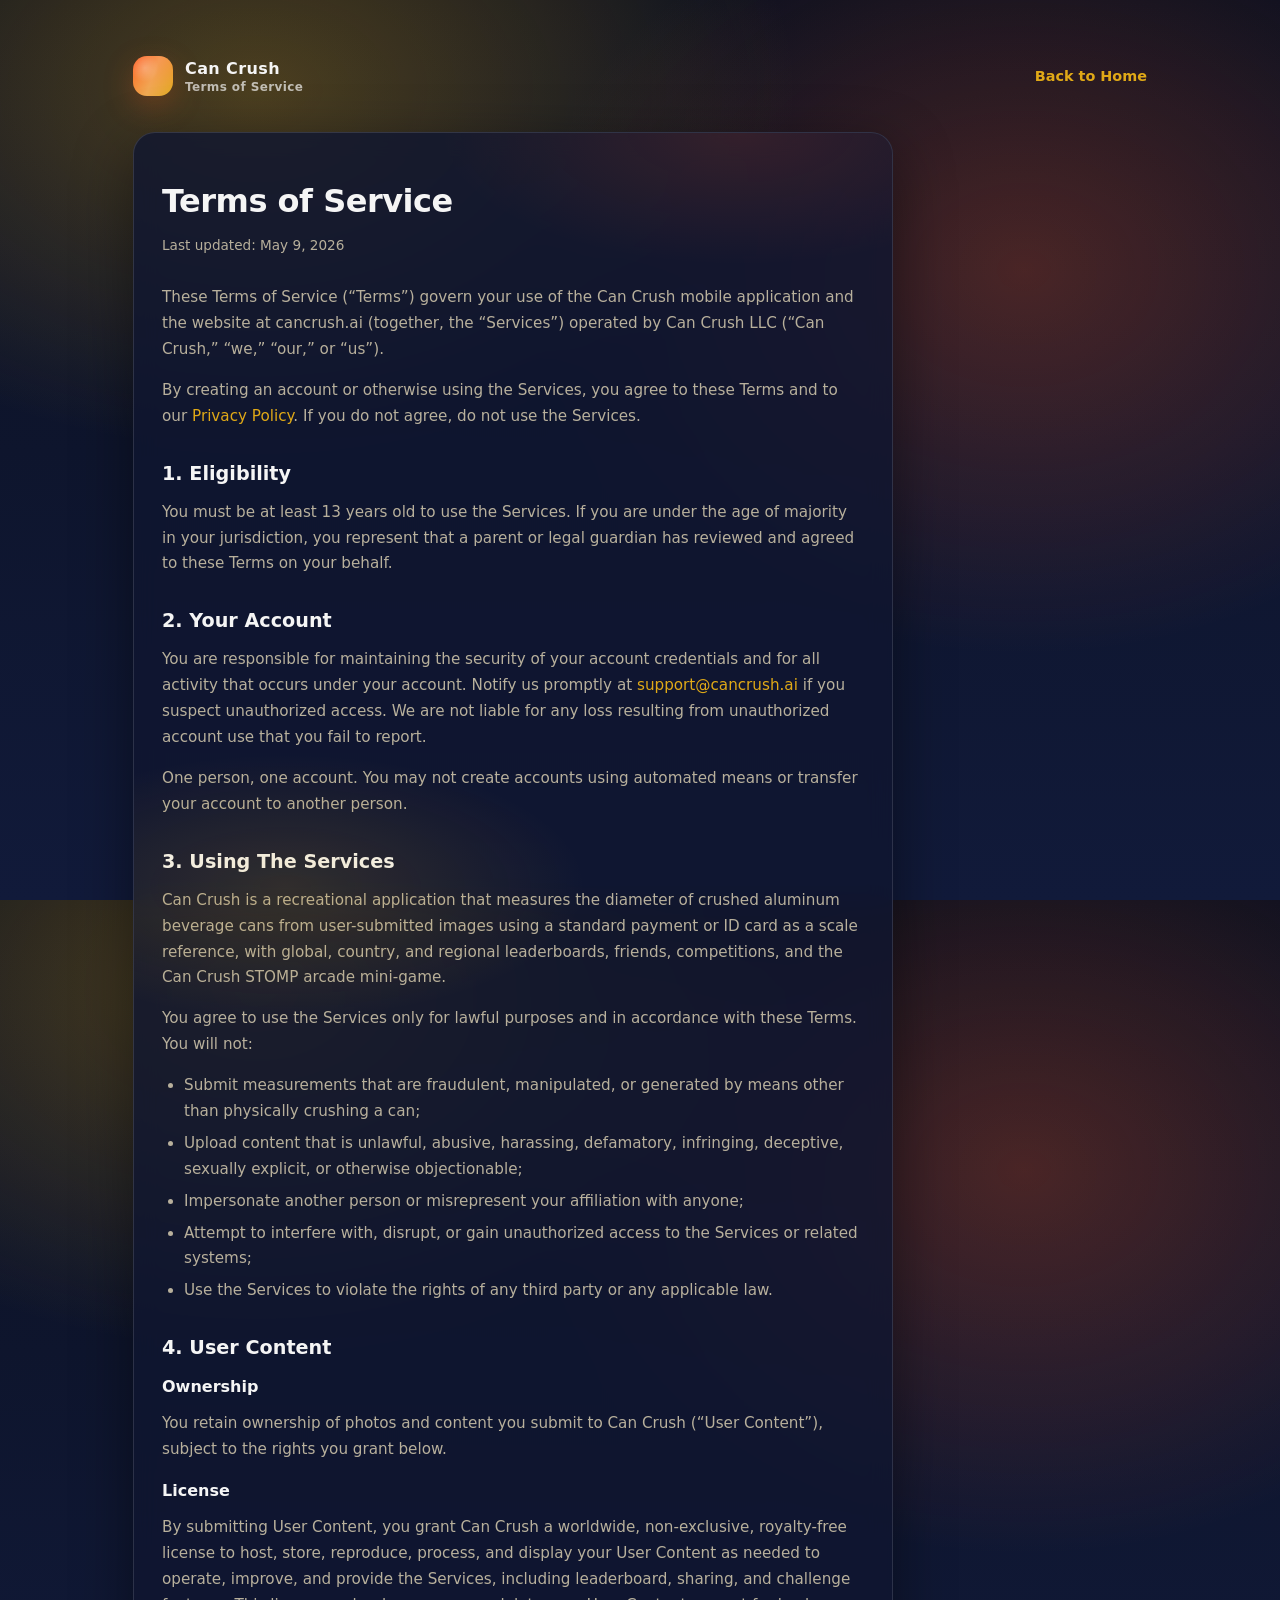
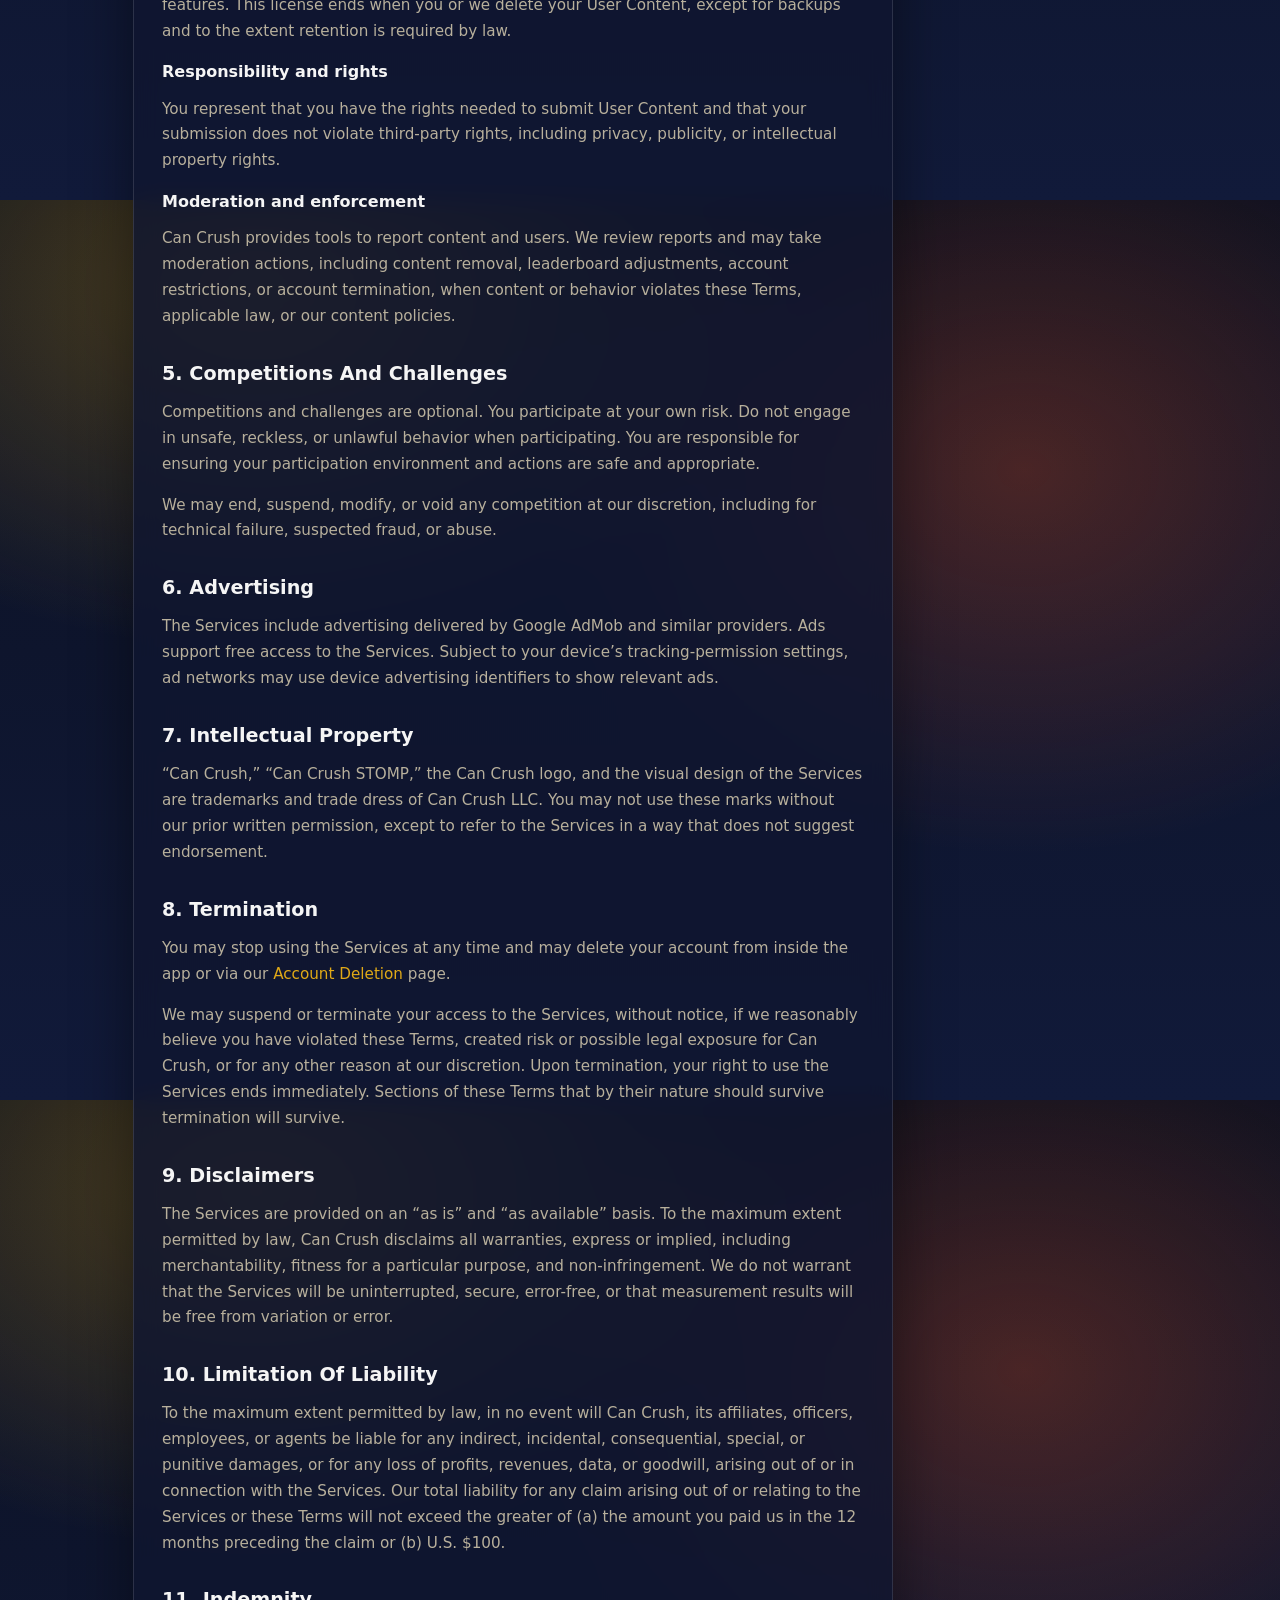
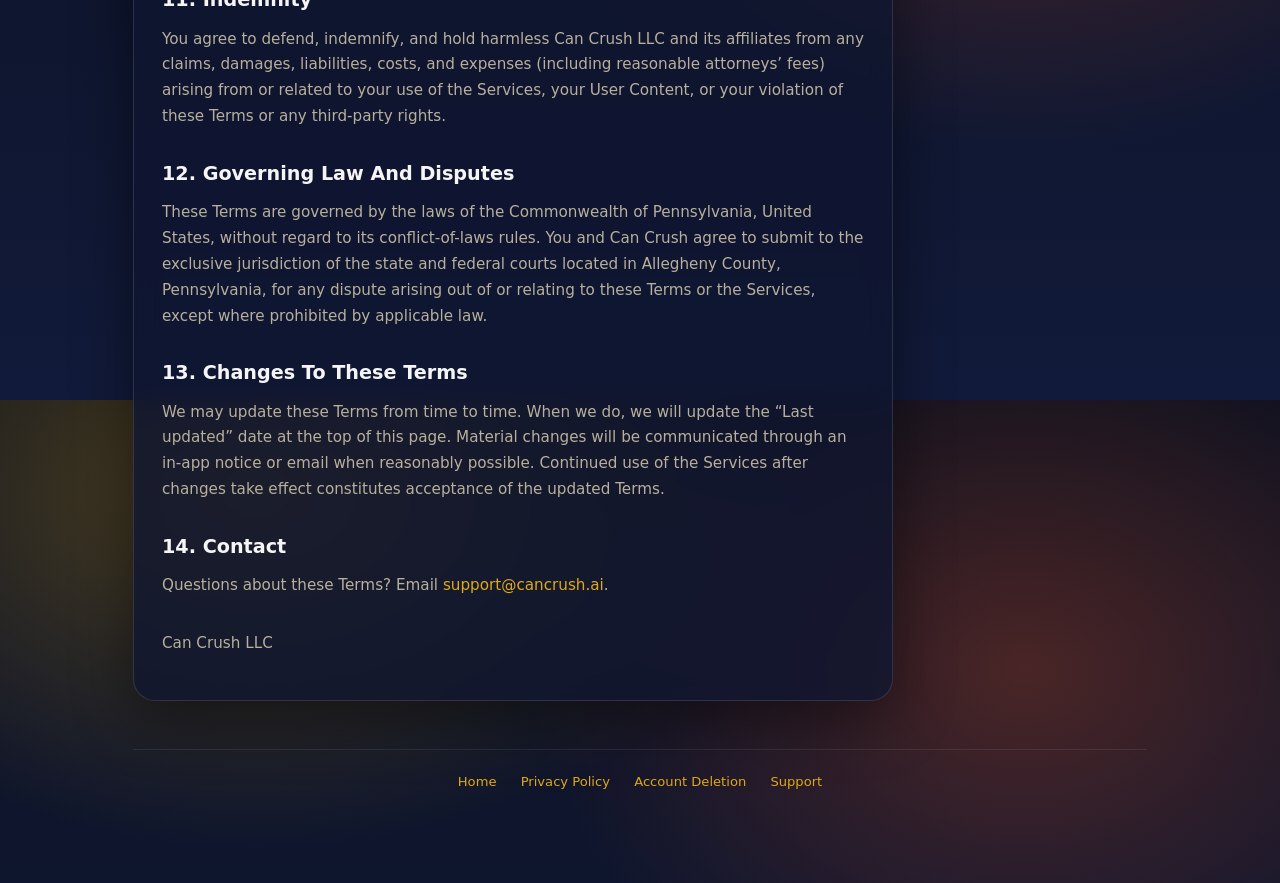
<file: terms/index.html>
<!DOCTYPE html>
<html lang="en">
<head>
  <meta charset="utf-8" />
  <meta name="viewport" content="width=device-width,initial-scale=1" />
  <title>Terms of Service | Can Crush</title>
  <meta name="description" content="Can Crush Terms of Service — your agreement with Can Crush LLC for using the Can Crush mobile application and website." />
  <link rel="canonical" href="https://cancrush.ai/terms/" />
  <link rel="stylesheet" href="/styles.css" />
  <style>
    .legal-content { max-width:760px; }
    .legal-content h1 { font-size:2rem; margin-bottom:6px; letter-spacing:-.5px; }
    .legal-content .updated { color:var(--muted); font-size:.85rem; margin-bottom:28px; }
    .legal-content h2 { font-size:1.2rem; margin-top:32px; margin-bottom:10px; color:var(--text); }
    .legal-content h3 { font-size:1rem; margin-top:18px; margin-bottom:8px; color:var(--text); }
    .legal-content p, .legal-content li { color:var(--muted); font-size:.95rem; line-height:1.7; }
    .legal-content ul, .legal-content ol { padding-left:22px; margin:8px 0 14px; }
    .legal-content li { margin-bottom:6px; }
    .legal-content a { color:var(--accent2); text-decoration:none; }
    .legal-content a:hover { text-decoration:underline; }
    .legal-content strong { color:var(--text); }
    .legal-footer { text-align:center; padding:24px 0; border-top:1px solid rgba(255,255,255,.08); color:var(--muted); font-size:.82rem; margin-top:48px; }
    .legal-footer a { color:var(--accent2); text-decoration:none; margin:0 10px; }
  </style>
</head>
<body>
  <div class="wrap">
    <div class="nav">
      <div class="brand">
        <div class="logo"></div>
        <div>
          <div style="font-size:16px;">Can Crush</div>
          <div style="font-size:12px;color:rgba(245,245,245,.7);margin-top:2px;">Terms of Service</div>
        </div>
      </div>
      <a href="/" style="color:var(--accent2);text-decoration:none;font-size:.9rem;font-weight:600;">Back to Home</a>
    </div>

    <div class="card legal-content">
      <h1>Terms of Service</h1>
      <p class="updated">Last updated: May 9, 2026</p>

      <p>These Terms of Service (&ldquo;Terms&rdquo;) govern your use of the Can Crush mobile application and the website at cancrush.ai (together, the &ldquo;Services&rdquo;) operated by Can Crush LLC (&ldquo;Can Crush,&rdquo; &ldquo;we,&rdquo; &ldquo;our,&rdquo; or &ldquo;us&rdquo;).</p>

      <p>By creating an account or otherwise using the Services, you agree to these Terms and to our <a href="/privacy/">Privacy Policy</a>. If you do not agree, do not use the Services.</p>

      <h2>1. Eligibility</h2>
      <p>You must be at least 13 years old to use the Services. If you are under the age of majority in your jurisdiction, you represent that a parent or legal guardian has reviewed and agreed to these Terms on your behalf.</p>

      <h2>2. Your Account</h2>
      <p>You are responsible for maintaining the security of your account credentials and for all activity that occurs under your account. Notify us promptly at <a href="mailto:support@cancrush.ai">support@cancrush.ai</a> if you suspect unauthorized access. We are not liable for any loss resulting from unauthorized account use that you fail to report.</p>
      <p>One person, one account. You may not create accounts using automated means or transfer your account to another person.</p>

      <h2>3. Using The Services</h2>
      <p>Can Crush is a recreational application that measures the diameter of crushed aluminum beverage cans from user-submitted images using a standard payment or ID card as a scale reference, with global, country, and regional leaderboards, friends, competitions, and the Can Crush STOMP arcade mini-game.</p>
      <p>You agree to use the Services only for lawful purposes and in accordance with these Terms. You will not:</p>
      <ul>
        <li>Submit measurements that are fraudulent, manipulated, or generated by means other than physically crushing a can;</li>
        <li>Upload content that is unlawful, abusive, harassing, defamatory, infringing, deceptive, sexually explicit, or otherwise objectionable;</li>
        <li>Impersonate another person or misrepresent your affiliation with anyone;</li>
        <li>Attempt to interfere with, disrupt, or gain unauthorized access to the Services or related systems;</li>
        <li>Use the Services to violate the rights of any third party or any applicable law.</li>
      </ul>

      <h2>4. User Content</h2>

      <h3>Ownership</h3>
      <p>You retain ownership of photos and content you submit to Can Crush (&ldquo;User Content&rdquo;), subject to the rights you grant below.</p>

      <h3>License</h3>
      <p>By submitting User Content, you grant Can Crush a worldwide, non-exclusive, royalty-free license to host, store, reproduce, process, and display your User Content as needed to operate, improve, and provide the Services, including leaderboard, sharing, and challenge features. This license ends when you or we delete your User Content, except for backups and to the extent retention is required by law.</p>

      <h3>Responsibility and rights</h3>
      <p>You represent that you have the rights needed to submit User Content and that your submission does not violate third-party rights, including privacy, publicity, or intellectual property rights.</p>

      <h3>Moderation and enforcement</h3>
      <p>Can Crush provides tools to report content and users. We review reports and may take moderation actions, including content removal, leaderboard adjustments, account restrictions, or account termination, when content or behavior violates these Terms, applicable law, or our content policies.</p>

      <h2>5. Competitions And Challenges</h2>
      <p>Competitions and challenges are optional. You participate at your own risk. Do not engage in unsafe, reckless, or unlawful behavior when participating. You are responsible for ensuring your participation environment and actions are safe and appropriate.</p>
      <p>We may end, suspend, modify, or void any competition at our discretion, including for technical failure, suspected fraud, or abuse.</p>

      <h2>6. Advertising</h2>
      <p>The Services include advertising delivered by Google AdMob and similar providers. Ads support free access to the Services. Subject to your device&rsquo;s tracking-permission settings, ad networks may use device advertising identifiers to show relevant ads.</p>

      <h2>7. Intellectual Property</h2>
      <p>&ldquo;Can Crush,&rdquo; &ldquo;Can Crush STOMP,&rdquo; the Can Crush logo, and the visual design of the Services are trademarks and trade dress of Can Crush LLC. You may not use these marks without our prior written permission, except to refer to the Services in a way that does not suggest endorsement.</p>

      <h2>8. Termination</h2>
      <p>You may stop using the Services at any time and may delete your account from inside the app or via our <a href="/account-deletion/">Account Deletion</a> page.</p>
      <p>We may suspend or terminate your access to the Services, without notice, if we reasonably believe you have violated these Terms, created risk or possible legal exposure for Can Crush, or for any other reason at our discretion. Upon termination, your right to use the Services ends immediately. Sections of these Terms that by their nature should survive termination will survive.</p>

      <h2>9. Disclaimers</h2>
      <p>The Services are provided on an &ldquo;as is&rdquo; and &ldquo;as available&rdquo; basis. To the maximum extent permitted by law, Can Crush disclaims all warranties, express or implied, including merchantability, fitness for a particular purpose, and non-infringement. We do not warrant that the Services will be uninterrupted, secure, error-free, or that measurement results will be free from variation or error.</p>

      <h2>10. Limitation Of Liability</h2>
      <p>To the maximum extent permitted by law, in no event will Can Crush, its affiliates, officers, employees, or agents be liable for any indirect, incidental, consequential, special, or punitive damages, or for any loss of profits, revenues, data, or goodwill, arising out of or in connection with the Services. Our total liability for any claim arising out of or relating to the Services or these Terms will not exceed the greater of (a) the amount you paid us in the 12 months preceding the claim or (b) U.S. $100.</p>

      <h2>11. Indemnity</h2>
      <p>You agree to defend, indemnify, and hold harmless Can Crush LLC and its affiliates from any claims, damages, liabilities, costs, and expenses (including reasonable attorneys&rsquo; fees) arising from or related to your use of the Services, your User Content, or your violation of these Terms or any third-party rights.</p>

      <h2>12. Governing Law And Disputes</h2>
      <p>These Terms are governed by the laws of the Commonwealth of Pennsylvania, United States, without regard to its conflict-of-laws rules. You and Can Crush agree to submit to the exclusive jurisdiction of the state and federal courts located in Allegheny County, Pennsylvania, for any dispute arising out of or relating to these Terms or the Services, except where prohibited by applicable law.</p>

      <h2>13. Changes To These Terms</h2>
      <p>We may update these Terms from time to time. When we do, we will update the &ldquo;Last updated&rdquo; date at the top of this page. Material changes will be communicated through an in-app notice or email when reasonably possible. Continued use of the Services after changes take effect constitutes acceptance of the updated Terms.</p>

      <h2>14. Contact</h2>
      <p>Questions about these Terms? Email <a href="mailto:support@cancrush.ai">support@cancrush.ai</a>.</p>

      <p style="margin-top:32px;">Can Crush LLC</p>
    </div>

    <div class="legal-footer">
      <a href="/">Home</a>
      <a href="/privacy/">Privacy Policy</a>
      <a href="/account-deletion/">Account Deletion</a>
      <a href="mailto:support@cancrush.ai">Support</a>
    </div>
  </div>
</body>
</html>
</file>
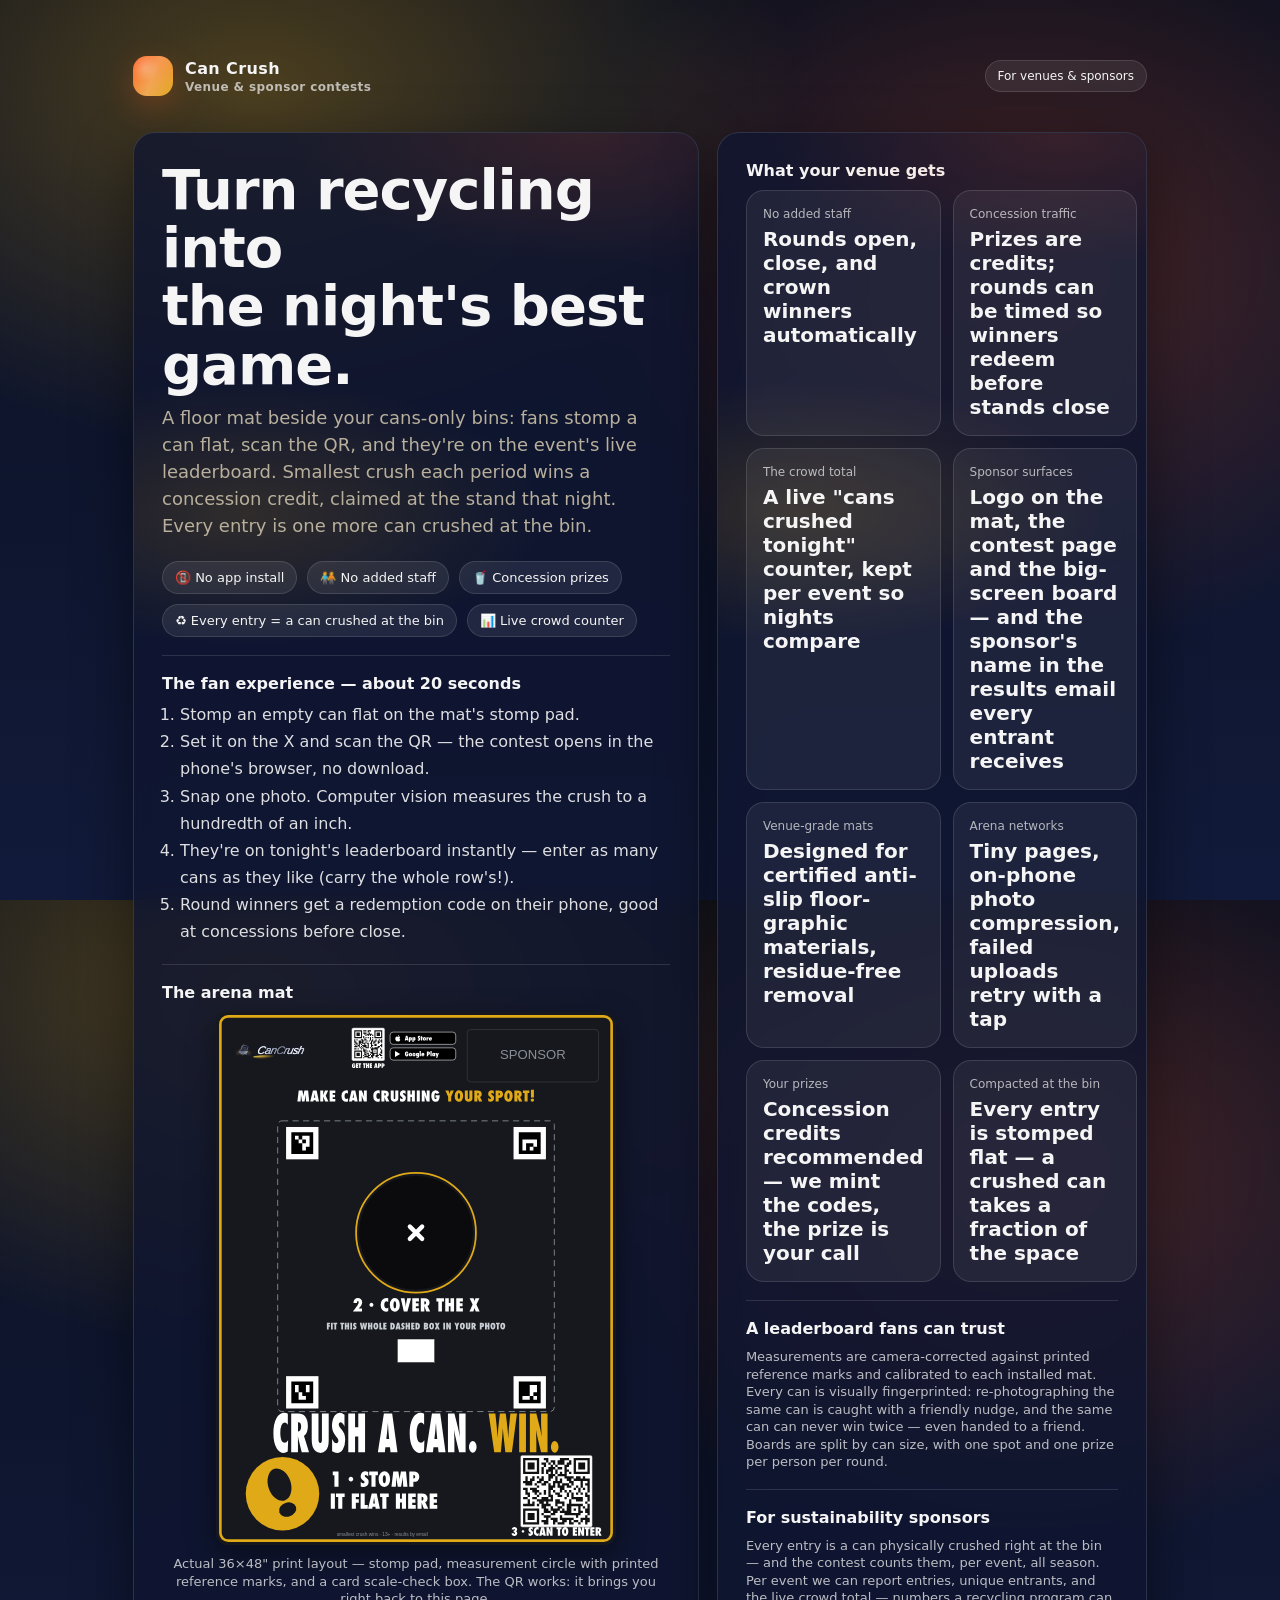
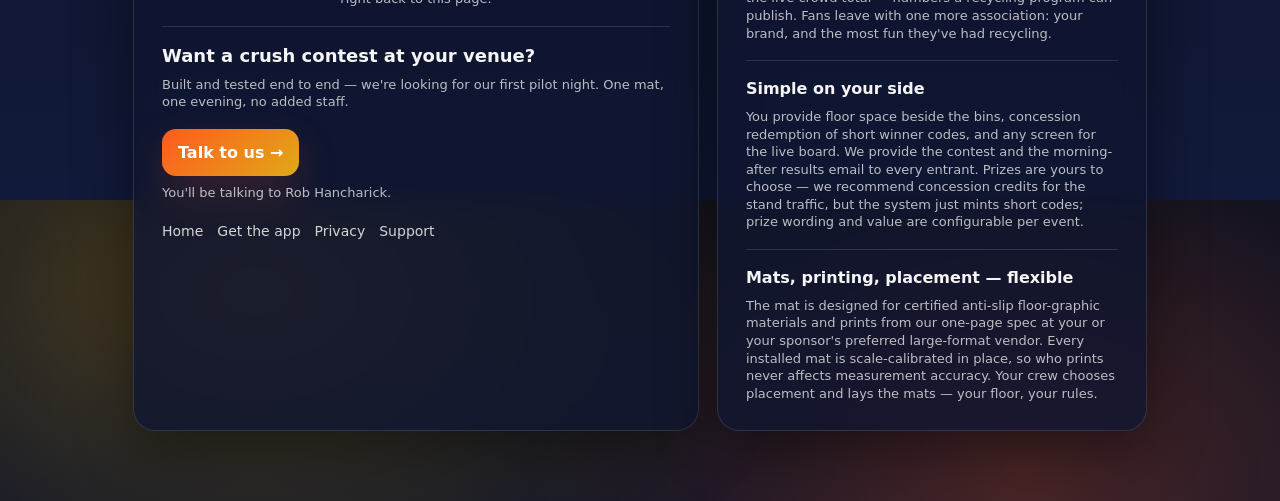
<file: venues/index.html>
<!DOCTYPE html>
<html lang="en">

<head>
  <meta charset="utf-8" />
  <meta name="viewport" content="width=device-width,initial-scale=1" />

  <title>Can Crush at Venues | Turn Recycling Into the Night's Best Game</title>

  <meta name="description" content="A floor graphic beside your cans-only bins turns recycling into a live contest: fans crush a can, scan a QR, and compete for concession credits. No app, no added staff — and a live cans-crushed counter your sponsor will love." />

  <link rel="canonical" href="https://cancrush.ai/venues/" />
  <link rel="stylesheet" href="/styles.css" />
</head>

<body>

  <div class="wrap">

    <div class="nav">

      <div class="brand">

        <div class="logo"></div>

        <div>
          <div style="font-size:16px;"><a href="/" style="color:inherit;text-decoration:none;">Can Crush</a></div>

          <div style="font-size:12px;color:rgba(245,245,245,.7);margin-top:2px;">
            Venue &amp; sponsor contests
          </div>
        </div>

      </div>

      <div class="pill">For venues &amp; sponsors</div>

    </div>


    <div class="hero">


      <!-- LEFT CARD -->

      <div class="card">

        <h1 class="h1">
          Turn recycling into<br>
          the night's best game.
        </h1>

        <p class="sub">
          A floor mat beside your cans-only bins: fans stomp a can flat,
          scan the QR, and they're on the event's live leaderboard.
          Smallest crush each period wins a concession credit, claimed at
          the stand that night. Every entry is one more can crushed at
          the bin.
        </p>


        <div class="badges">
          <span>📵 No app install</span>
          <span>🧑‍🤝‍🧑 No added staff</span>
          <span>🥤 Concession prizes</span>
          <span>♻️ Every entry = a can crushed at the bin</span>
          <span>📊 Live crowd counter</span>
        </div>


        <!-- Short demo video of the contest in use. Set VENUE_VIDEO_URL
             below to a YouTube/Vimeo embed URL or a direct .mp4 link and
             the player appears here; while it is empty, nothing renders. -->
        <div id="venueVideo" style="display:none;margin-top:18px;"></div>
        <script>
          var VENUE_VIDEO_URL = "";
          (function () {
            if (!VENUE_VIDEO_URL) return;
            var host = document.getElementById("venueVideo");
            var el;
            if (/\.(mp4|webm|mov)(\?|$)/i.test(VENUE_VIDEO_URL)) {
              el = document.createElement("video");
              el.src = VENUE_VIDEO_URL;
              el.controls = true;
              el.playsInline = true;
            } else {
              el = document.createElement("iframe");
              el.src = VENUE_VIDEO_URL;
              el.allow = "fullscreen";
              el.loading = "lazy";
              el.style.aspectRatio = "16/9";
              el.style.border = "0";
            }
            el.style.width = "100%";
            el.style.borderRadius = "12px";
            host.appendChild(el);
            host.style.display = "block";
          })();
        </script>


        <div class="divider"></div>


        <div style="text-align:left;">

          <div style="font-weight:900;font-size:16px;margin-bottom:8px;">
            The fan experience — about 20 seconds
          </div>

          <ol style="margin:0;padding-left:18px;line-height:1.7;color:rgba(245,245,245,.9);">
            <li>Stomp an empty can flat on the mat's stomp pad.</li>
            <li>Set it on the X and scan the QR — the contest opens in the
                phone's browser, no download.</li>
            <li>Snap one photo. Computer vision measures the crush to a
                hundredth of an inch.</li>
            <li>They're on tonight's leaderboard instantly — enter as many
                cans as they like (carry the whole row's!).</li>
            <li>Round winners get a redemption code on their phone, good at
                concessions before close.</li>
          </ol>

        </div>


        <div class="divider"></div>


        <div style="font-weight:900;font-size:16px;margin-bottom:10px;">
          The arena mat
        </div>

        <img src="/venues/mat-sample.svg?v=r8"
             alt="Can Crush arena floor mat, 36 by 48 inches: stomp pad, measurement circle with printed reference marks, card scale-check box, and entry QR code"
             style="display:block;width:100%;max-width:400px;margin:0 auto;border-radius:12px;box-shadow:0 8px 30px rgba(0,0,0,.45);" />

        <div class="small" style="margin-top:10px;text-align:center;">
          Actual 36&times;48&quot; print layout &mdash; stomp pad,
          measurement circle with printed reference marks, and a card
          scale-check box. The QR works: it brings you right back to
          this page.
        </div>


        <div class="divider"></div>


        <div>

          <div style="font-weight:800;font-size:18px;">
            Want a crush contest at your venue?
          </div>

          <div class="small">
            Built and tested end to end — we're looking for our first
            pilot night. One mat, one evening, no added staff.
          </div>


          <div style="margin-top:18px;">

            <a href="mailto:support@cancrush.ai?subject=Venue%20contest%20partnership" class="btn btnPrimary">
              Talk to us →
            </a>

            <div class="small" style="margin-top:8px;">
              You'll be talking to Rob Hancharick.
            </div>

          </div>

        </div>


        <div class="links">
          <a href="/">Home</a>
          <a href="/get">Get the app</a>
          <a href="/privacy">Privacy</a>
          <a href="mailto:support@cancrush.ai">Support</a>
        </div>

      </div>



      <!-- RIGHT CARD -->

      <div class="card">

        <div style="font-weight:900;font-size:16px;margin-bottom:10px;">
          What your venue gets
        </div>


        <div class="kpiGrid">

          <div class="kpi">
            <div class="label">No added staff</div>
            <div class="value">Rounds open, close, and crown winners automatically</div>
          </div>

          <div class="kpi">
            <div class="label">Concession traffic</div>
            <div class="value">Prizes are credits; rounds can be timed so winners redeem before stands close</div>
          </div>

          <div class="kpi">
            <div class="label">The crowd total</div>
            <div class="value">A live "cans crushed tonight" counter, kept per event so nights compare</div>
          </div>

          <div class="kpi">
            <div class="label">Sponsor surfaces</div>
            <div class="value">Logo on the mat, the contest page and the big-screen board — and the sponsor's name in the results email every entrant receives</div>
          </div>

          <div class="kpi">
            <div class="label">Venue-grade mats</div>
            <div class="value">Designed for certified anti-slip floor-graphic materials, residue-free removal</div>
          </div>

          <div class="kpi">
            <div class="label">Arena networks</div>
            <div class="value">Tiny pages, on-phone photo compression, failed uploads retry with a tap</div>
          </div>

          <div class="kpi">
            <div class="label">Your prizes</div>
            <div class="value">Concession credits recommended — we mint the codes, the prize is your call</div>
          </div>

          <div class="kpi">
            <div class="label">Compacted at the bin</div>
            <div class="value">Every entry is stomped flat — a crushed can takes a fraction of the space</div>
          </div>

        </div>


        <div class="divider"></div>


        <div style="font-weight:900;font-size:16px;margin-bottom:8px;">
          A leaderboard fans can trust
        </div>


        <div class="small">
          Measurements are camera-corrected against printed reference marks
          and calibrated to each installed mat. Every can is visually
          fingerprinted: re-photographing the same can is caught with a
          friendly nudge, and the same can can never win twice — even
          handed to a friend. Boards are split by can size, with one spot
          and one prize per person per round.
        </div>


        <div class="divider"></div>


        <div style="font-weight:900;font-size:16px;margin-bottom:8px;">
          For sustainability sponsors
        </div>


        <div class="small">
          Every entry is a can physically crushed right at the bin — and
          the contest counts them, per event, all season. Per event we
          can report entries, unique entrants, and the live crowd total —
          numbers a recycling program can publish. Fans leave with one
          more association: your brand, and the most fun they've had
          recycling.
        </div>


        <div class="divider"></div>


        <div style="font-weight:900;font-size:16px;margin-bottom:8px;">
          Simple on your side
        </div>


        <div class="small">
          You provide floor space beside the bins, concession redemption of
          short winner codes, and any screen for the live board. We provide
          the contest and the morning-after results email to every entrant.
          Prizes are yours to choose — we recommend concession credits for
          the stand traffic, but the system just mints short codes; prize
          wording and value are configurable per event.
        </div>


        <div class="divider"></div>


        <div style="font-weight:900;font-size:16px;margin-bottom:8px;">
          Mats, printing, placement — flexible
        </div>


        <div class="small">
          The mat is designed for certified anti-slip floor-graphic
          materials and prints from our one-page spec at your or your
          sponsor's preferred large-format vendor. Every installed mat is
          scale-calibrated in place, so who prints never affects
          measurement accuracy. Your crew chooses placement and lays the
          mats — your floor, your rules.
        </div>

      </div>

    </div>

  </div>



</body>

</html>
</file>
<file: styles.css>
:root{
  --bg1:#0b1020;
  --bg2:#111a3a;
  --card:#0f1630cc;
  --text:#F5F5F5;
  --muted:#B8B09C;
  --accent:#ff5a1f;
  /* Pittsburgh gold — matches the iOS app palette (#E0A917). Swapped
     from #7c3aed (violet) on 2026-05-09 to align with brand. */
  --accent2:#E0A917;
  --ok:#22c55e;
  --shadow: 0 18px 60px rgba(0,0,0,.45);
}

*{box-sizing:border-box}
html,body{height:100%}
body{
  margin:0;
  font-family: system-ui, -apple-system, Segoe UI, Roboto, Arial, sans-serif;
  color:var(--text);
  background:
    radial-gradient(900px 600px at 20% 10%, rgba(224,169,23,.30), transparent 60%),
    radial-gradient(900px 700px at 80% 30%, rgba(255,90,31,.25), transparent 55%),
    linear-gradient(180deg, var(--bg1), var(--bg2));
}

.wrap{
  max-width: 1050px;
  margin: 0 auto;
  padding: 56px 18px 70px;
}

.nav{
  display:flex;
  justify-content:space-between;
  align-items:center;
  gap:12px;
  margin-bottom: 36px;
}

.brand{
  display:flex;
  align-items:center;
  gap:12px;
  font-weight: 800;
  letter-spacing:.4px;
}

.logo{
  width:40px;height:40px;
  border-radius: 14px;
  background:
    radial-gradient(circle at 30% 30%, rgba(255,255,255,.25), transparent 35%),
    linear-gradient(135deg, var(--accent), var(--accent2));
  box-shadow: 0 10px 30px rgba(255,90,31,.25);
  position:relative;
  overflow:hidden;
}

.logo:after{
  content:"";
  position:absolute;
  inset:-30%;
  background: linear-gradient(90deg, transparent, rgba(255,255,255,.25), transparent);
  transform: rotate(20deg);
  animation: shine 4.5s ease-in-out infinite;
}

@keyframes shine{
  0%{transform:translateX(-60%) rotate(20deg)}
  50%{transform:translateX(60%) rotate(20deg)}
  100%{transform:translateX(-60%) rotate(20deg)}
}

.pill{
  font-size: 12px;
  padding: 8px 12px;
  border-radius: 999px;
  color: #F5F5F5;
  background: rgba(255,255,255,.08);
  border: 1px solid rgba(255,255,255,.12);
  backdrop-filter: blur(10px);
}

.hero{
  display:grid;
  grid-template-columns: 1.25fr .95fr;
  gap: 18px;
  align-items: stretch;
}

@media (max-width: 900px){
  .hero{grid-template-columns:1fr}
}

.card{
  background: var(--card);
  border: 1px solid rgba(255,255,255,.12);
  border-radius: 22px;
  box-shadow: var(--shadow);
  backdrop-filter: blur(12px);
  padding: 28px;
  position:relative;
  overflow:hidden;
}

.card:before{
  content:"";
  position:absolute;
  inset:0;
  background:
    radial-gradient(500px 220px at 20% 20%, rgba(224,169,23,.16), transparent 60%),
    radial-gradient(500px 220px at 80% 0%, rgba(255,90,31,.14), transparent 60%);
  pointer-events:none;
}

.h1{
  position:relative;
  margin: 0 0 10px;
  font-size: clamp(34px, 9vw, 56px);
  line-height: 1.04;
  letter-spacing: -1px;
}

.sub{
  position:relative;
  margin: 0 0 22px;
  color: var(--muted);
  font-size: 18px;
  line-height: 1.5;
}

.badges{
  position:relative;
  display:flex;
  flex-wrap:wrap;
  gap:10px;
  margin: 18px 0 6px;
}

.badges span{
  padding: 8px 12px;
  border-radius: 999px;
  font-size: 13px;
  background: rgba(255,255,255,.08);
  border: 1px solid rgba(255,255,255,.12);
}

.ctaRow{
  position:relative;
  margin-top: 18px;
  display:flex;
  gap: 10px;
  align-items:center;
  flex-wrap:wrap;
}

.btn{
  display:inline-flex;
  align-items:center;
  justify-content:center;
  gap:10px;
  border:none;
  border-radius: 14px;
  padding: 14px 16px;
  font-weight: 700;
  cursor:pointer;
  text-decoration:none;
}

.btnPrimary{
  background: linear-gradient(135deg, var(--accent), var(--accent2));
  color:white;
  box-shadow: 0 16px 40px rgba(255,90,31,.18);
}

.btnGhost{
  background: rgba(255,255,255,.06);
  color:#F5F5F5;
  border: 1px solid rgba(255,255,255,.12);
}

.form{
  position:relative;
  display:flex;
  gap:10px;
  flex-wrap:wrap;
  margin-top: 14px;
}

.input{
  flex: 1 1 220px;
  padding: 14px 14px;
  border-radius: 14px;
  border: 1px solid rgba(255,255,255,.14);
  background: rgba(0,0,0,.18);
  color: var(--text);
  outline:none;
}

.input::placeholder{color: rgba(245,245,245,.55)}

.small{
  position:relative;
  margin-top: 10px;
  color: rgba(245,245,245,.75);
  font-size: 13px;
  line-height: 1.35;
}

.kpiGrid{
  display:grid;
  grid-template-columns: repeat(2, 1fr);
  gap: 12px;
  position:relative;
}

@media (max-width: 900px){
  .kpiGrid{grid-template-columns:1fr}
}

.kpi{
  background: rgba(255,255,255,.06);
  border: 1px solid rgba(255,255,255,.12);
  border-radius: 18px;
  padding: 16px;
}

.kpi .label{font-size:12px;color:rgba(245,245,245,.7)}
.kpi .value{font-size:20px;font-weight:800;margin-top:6px}

.divider{
  height:1px;
  background: rgba(255,255,255,.12);
  margin: 18px 0;
}

.links{
  margin-top: 22px;
  display:flex;
  gap:14px;
  flex-wrap:wrap;
  color: rgba(245,245,245,.8);
  font-size: 14px;
}

.links a{color: rgba(245,245,245,.85); text-decoration:none}
.links a:hover{text-decoration:underline}

.toast{
  margin-top: 12px;
  padding: 12px 14px;
  border-radius: 14px;
  background: rgba(34,197,94,.12);
  border: 1px solid rgba(34,197,94,.28);
  color: rgba(233,255,243,.95);
  display:none;
}
.toast.err{
  background: rgba(239,68,68,.12);
  border: 1px solid rgba(239,68,68,.28);
  color: rgba(255,235,235,.95);
}
</file>
